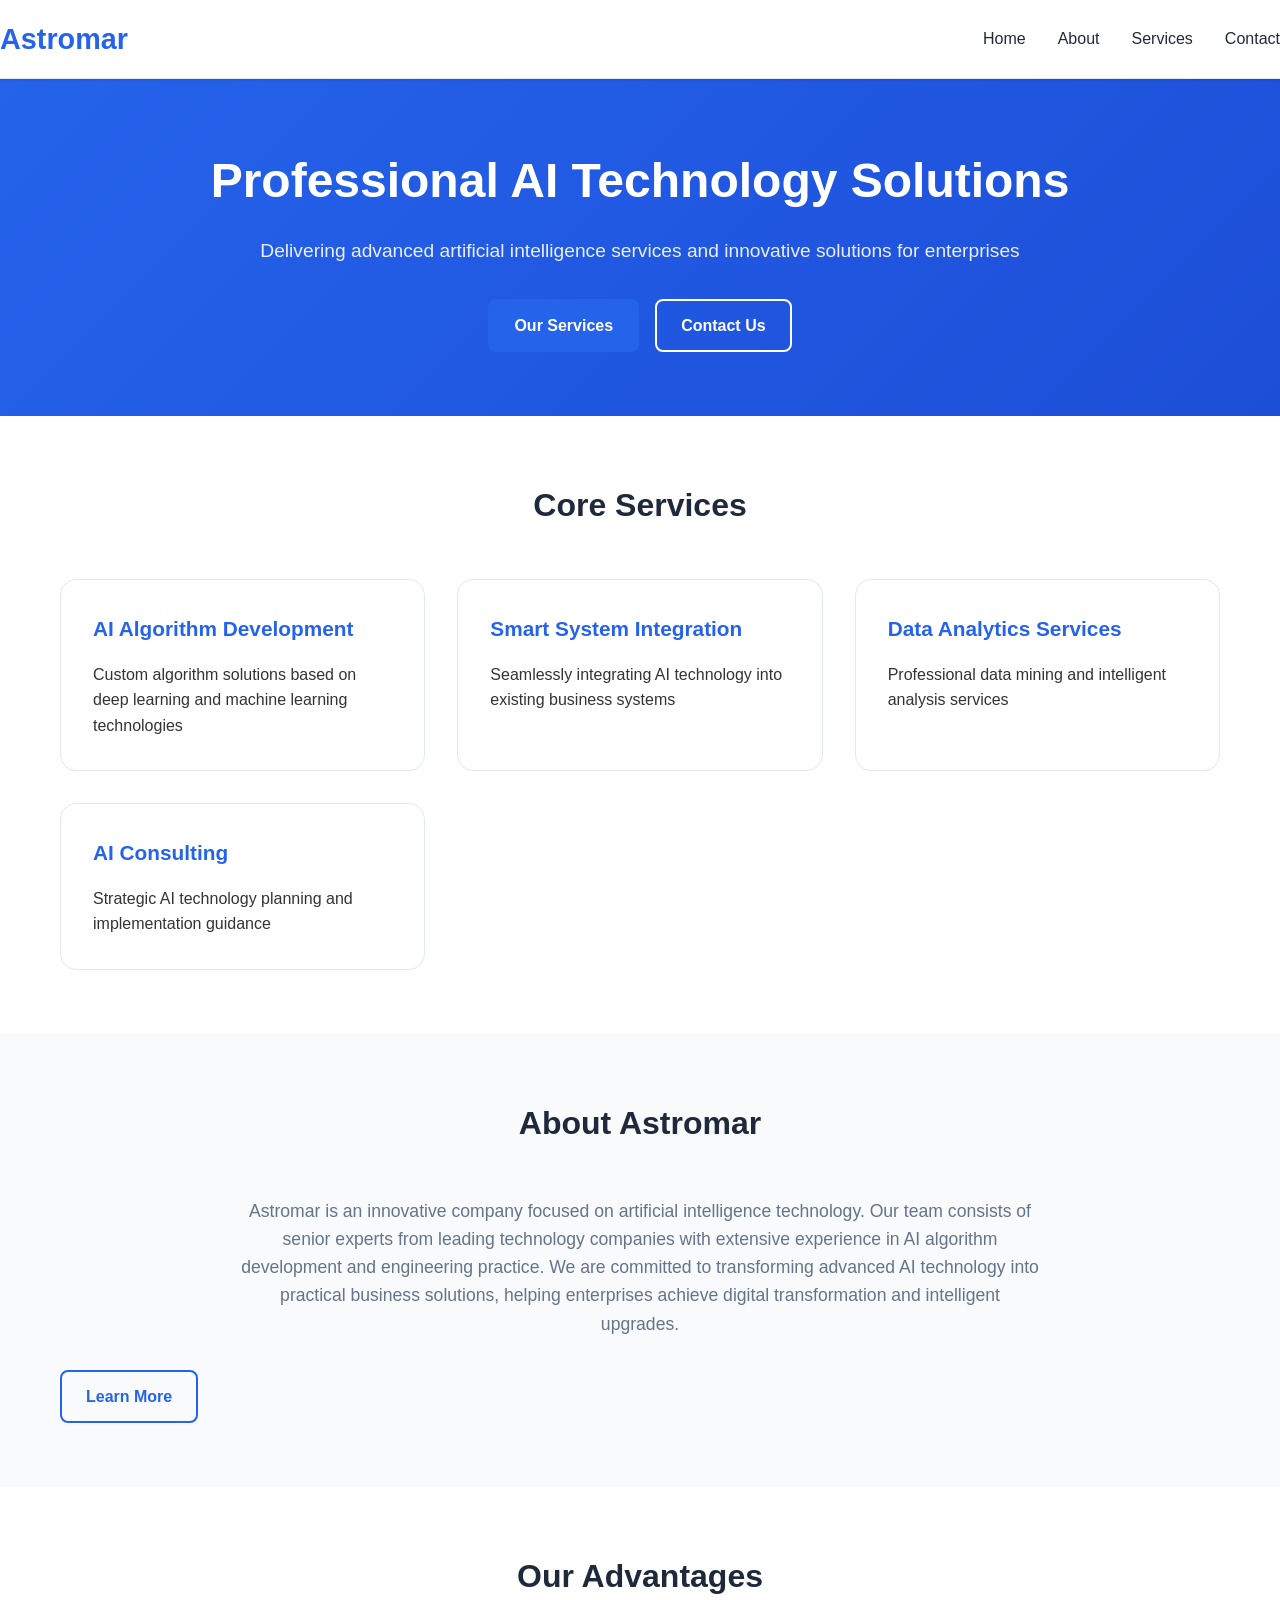
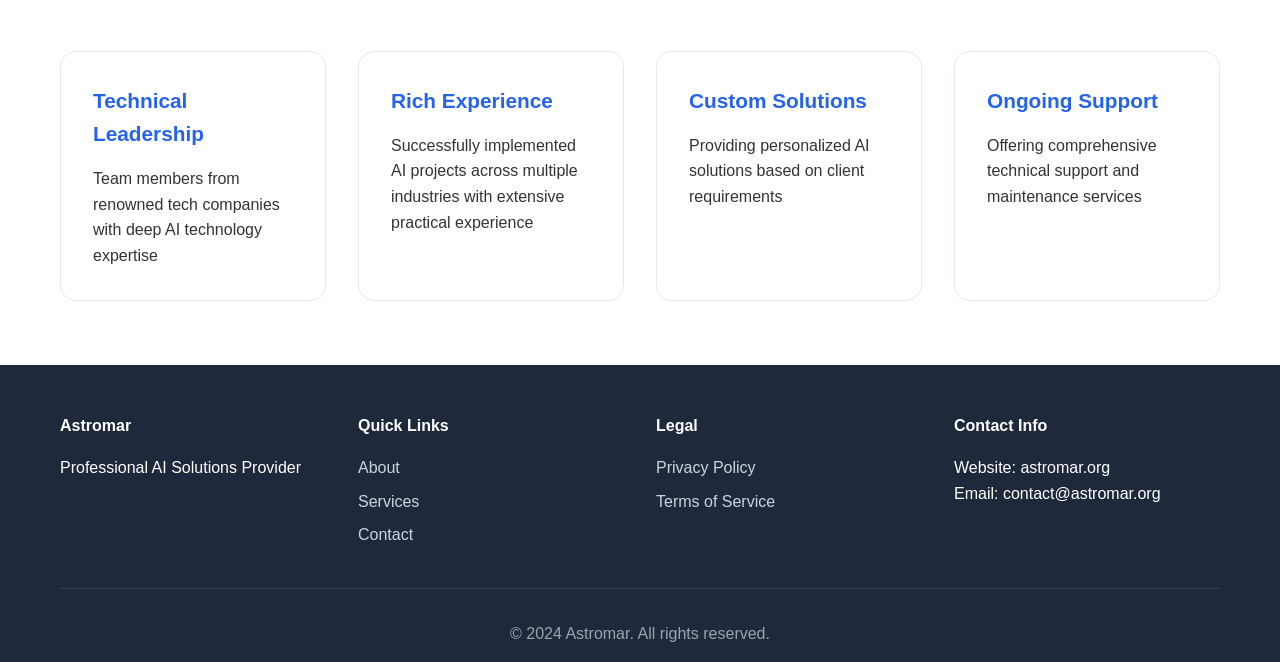
<file: index.html>
<!DOCTYPE html>
<html lang="en">
<head>
    <meta charset="UTF-8">
    <meta name="viewport" content="width=device-width, initial-scale=1.0">
    <title>Astromar - Professional AI Solutions Provider</title>
    <link rel="stylesheet" href="style.css">
</head>
<body>
    <header>
        <nav>
            <div class="nav-brand">
                <h1>Astromar</h1>
            </div>
            <ul class="nav-menu">
                <li><a href="#home">Home</a></li>
                <li><a href="about.html">About</a></li>
                <li><a href="services.html">Services</a></li>
                <li><a href="contact.html">Contact</a></li>
            </ul>
        </nav>
    </header>

    <main>
        <section id="home" class="hero">
            <div class="container">
                <h2>Professional AI Technology Solutions</h2>
                <p class="hero-subtitle">Delivering advanced artificial intelligence services and innovative solutions for enterprises</p>
                <div class="cta-buttons">
                    <a href="services.html" class="btn btn-primary">Our Services</a>
                    <a href="contact.html" class="btn btn-secondary">Contact Us</a>
                </div>
            </div>
        </section>

        <section class="services-overview">
            <div class="container">
                <h3>Core Services</h3>
                <div class="services-grid">
                    <div class="service-card">
                        <h4>AI Algorithm Development</h4>
                        <p>Custom algorithm solutions based on deep learning and machine learning technologies</p>
                    </div>
                    <div class="service-card">
                        <h4>Smart System Integration</h4>
                        <p>Seamlessly integrating AI technology into existing business systems</p>
                    </div>
                    <div class="service-card">
                        <h4>Data Analytics Services</h4>
                        <p>Professional data mining and intelligent analysis services</p>
                    </div>
                    <div class="service-card">
                        <h4>AI Consulting</h4>
                        <p>Strategic AI technology planning and implementation guidance</p>
                    </div>
                </div>
            </div>
        </section>

        <section class="about-preview">
            <div class="container">
                <h3>About Astromar</h3>
                <p>Astromar is an innovative company focused on artificial intelligence technology. Our team consists of senior experts from leading technology companies with extensive experience in AI algorithm development and engineering practice. We are committed to transforming advanced AI technology into practical business solutions, helping enterprises achieve digital transformation and intelligent upgrades.</p>
                <a href="about.html" class="btn btn-outline">Learn More</a>
            </div>
        </section>

        <section class="advantages">
            <div class="container">
                <h3>Our Advantages</h3>
                <div class="advantages-grid">
                    <div class="advantage-item">
                        <h4>Technical Leadership</h4>
                        <p>Team members from renowned tech companies with deep AI technology expertise</p>
                    </div>
                    <div class="advantage-item">
                        <h4>Rich Experience</h4>
                        <p>Successfully implemented AI projects across multiple industries with extensive practical experience</p>
                    </div>
                    <div class="advantage-item">
                        <h4>Custom Solutions</h4>
                        <p>Providing personalized AI solutions based on client requirements</p>
                    </div>
                    <div class="advantage-item">
                        <h4>Ongoing Support</h4>
                        <p>Offering comprehensive technical support and maintenance services</p>
                    </div>
                </div>
            </div>
        </section>
    </main>

    <footer>
        <div class="container">
            <div class="footer-content">
                <div class="footer-section">
                    <h4>Astromar</h4>
                    <p>Professional AI Solutions Provider</p>
                </div>
                <div class="footer-section">
                    <h4>Quick Links</h4>
                    <ul>
                        <li><a href="about.html">About</a></li>
                        <li><a href="services.html">Services</a></li>
                        <li><a href="contact.html">Contact</a></li>
                    </ul>
                </div>
                <div class="footer-section">
                    <h4>Legal</h4>
                    <ul>
                        <li><a href="privacy.html">Privacy Policy</a></li>
                        <li><a href="terms.html">Terms of Service</a></li>
                    </ul>
                </div>
                <div class="footer-section">
                    <h4>Contact Info</h4>
                    <p>Website: astromar.org</p>
                    <p>Email: contact@astromar.org</p>
                </div>
            </div>
            <div class="footer-bottom">
                <p>&copy; 2024 Astromar. All rights reserved.</p>
            </div>
        </div>
    </footer>
</body>
</html>
</file>
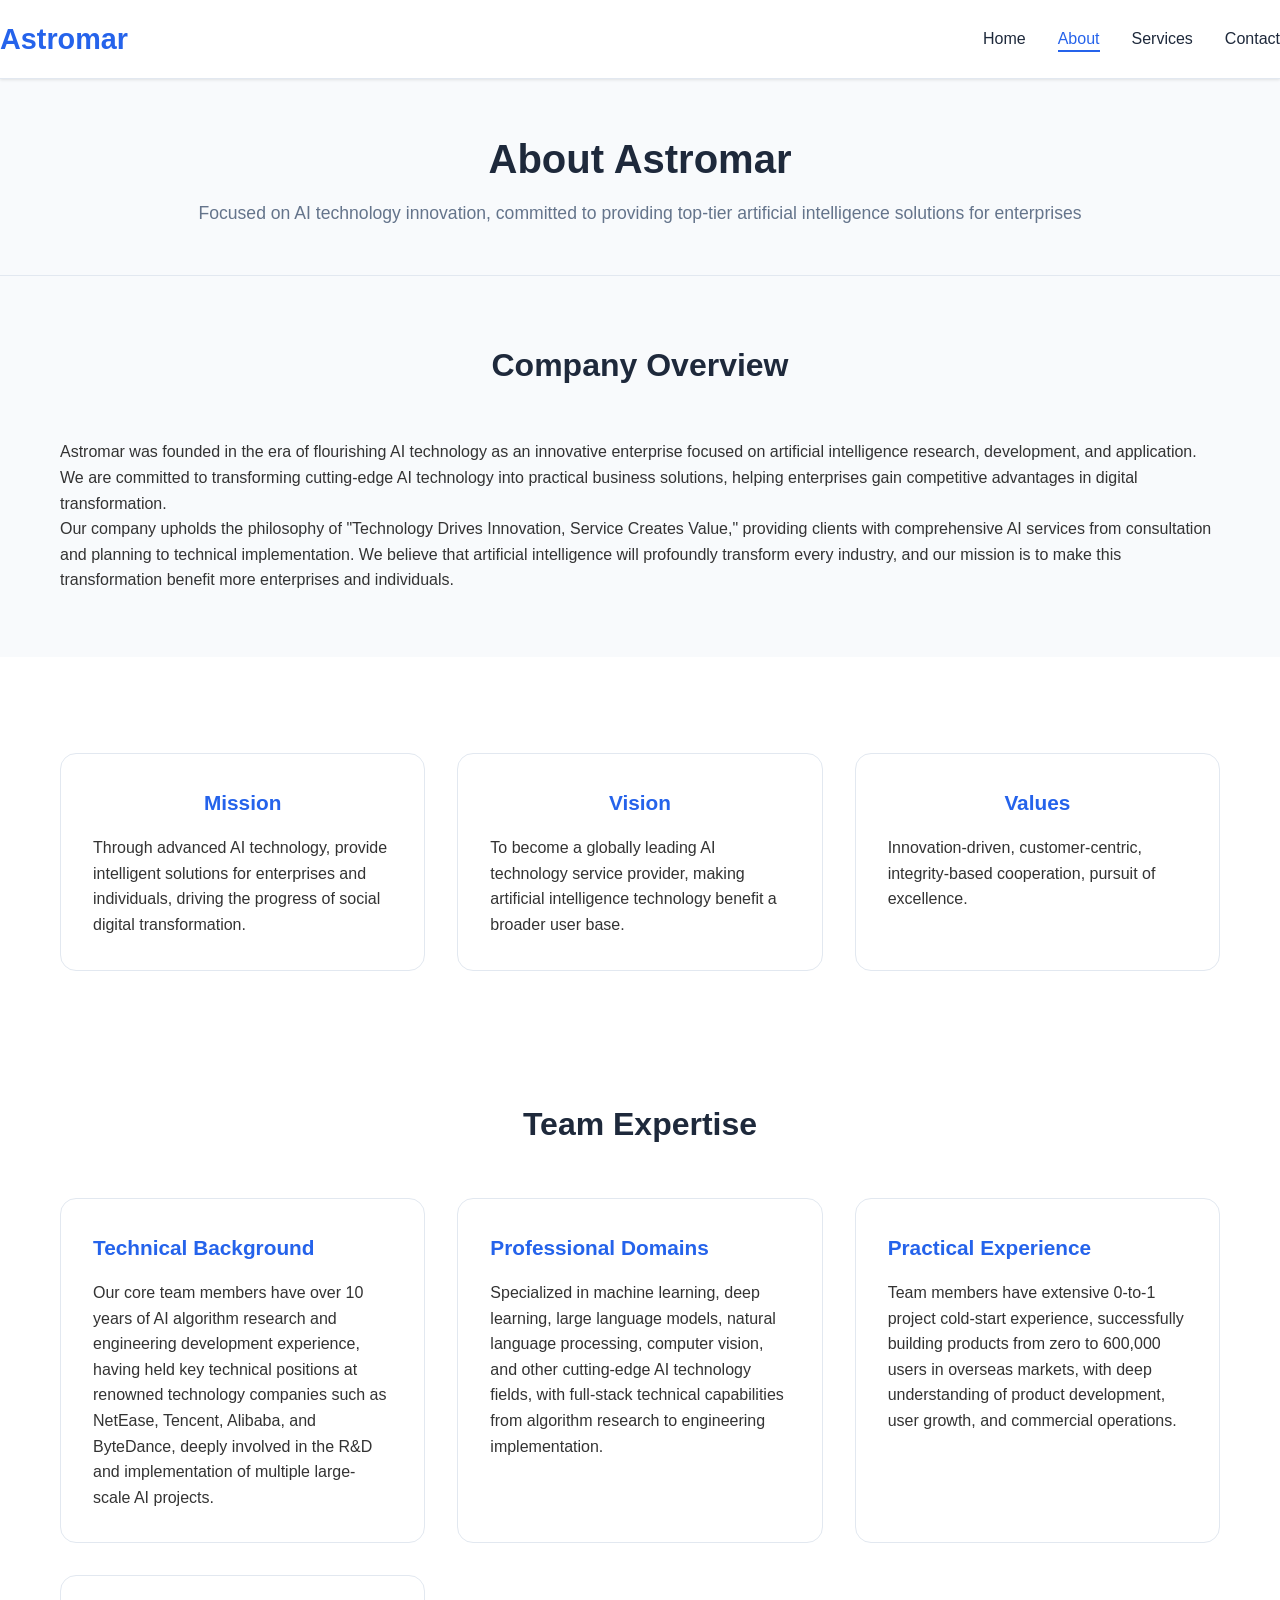
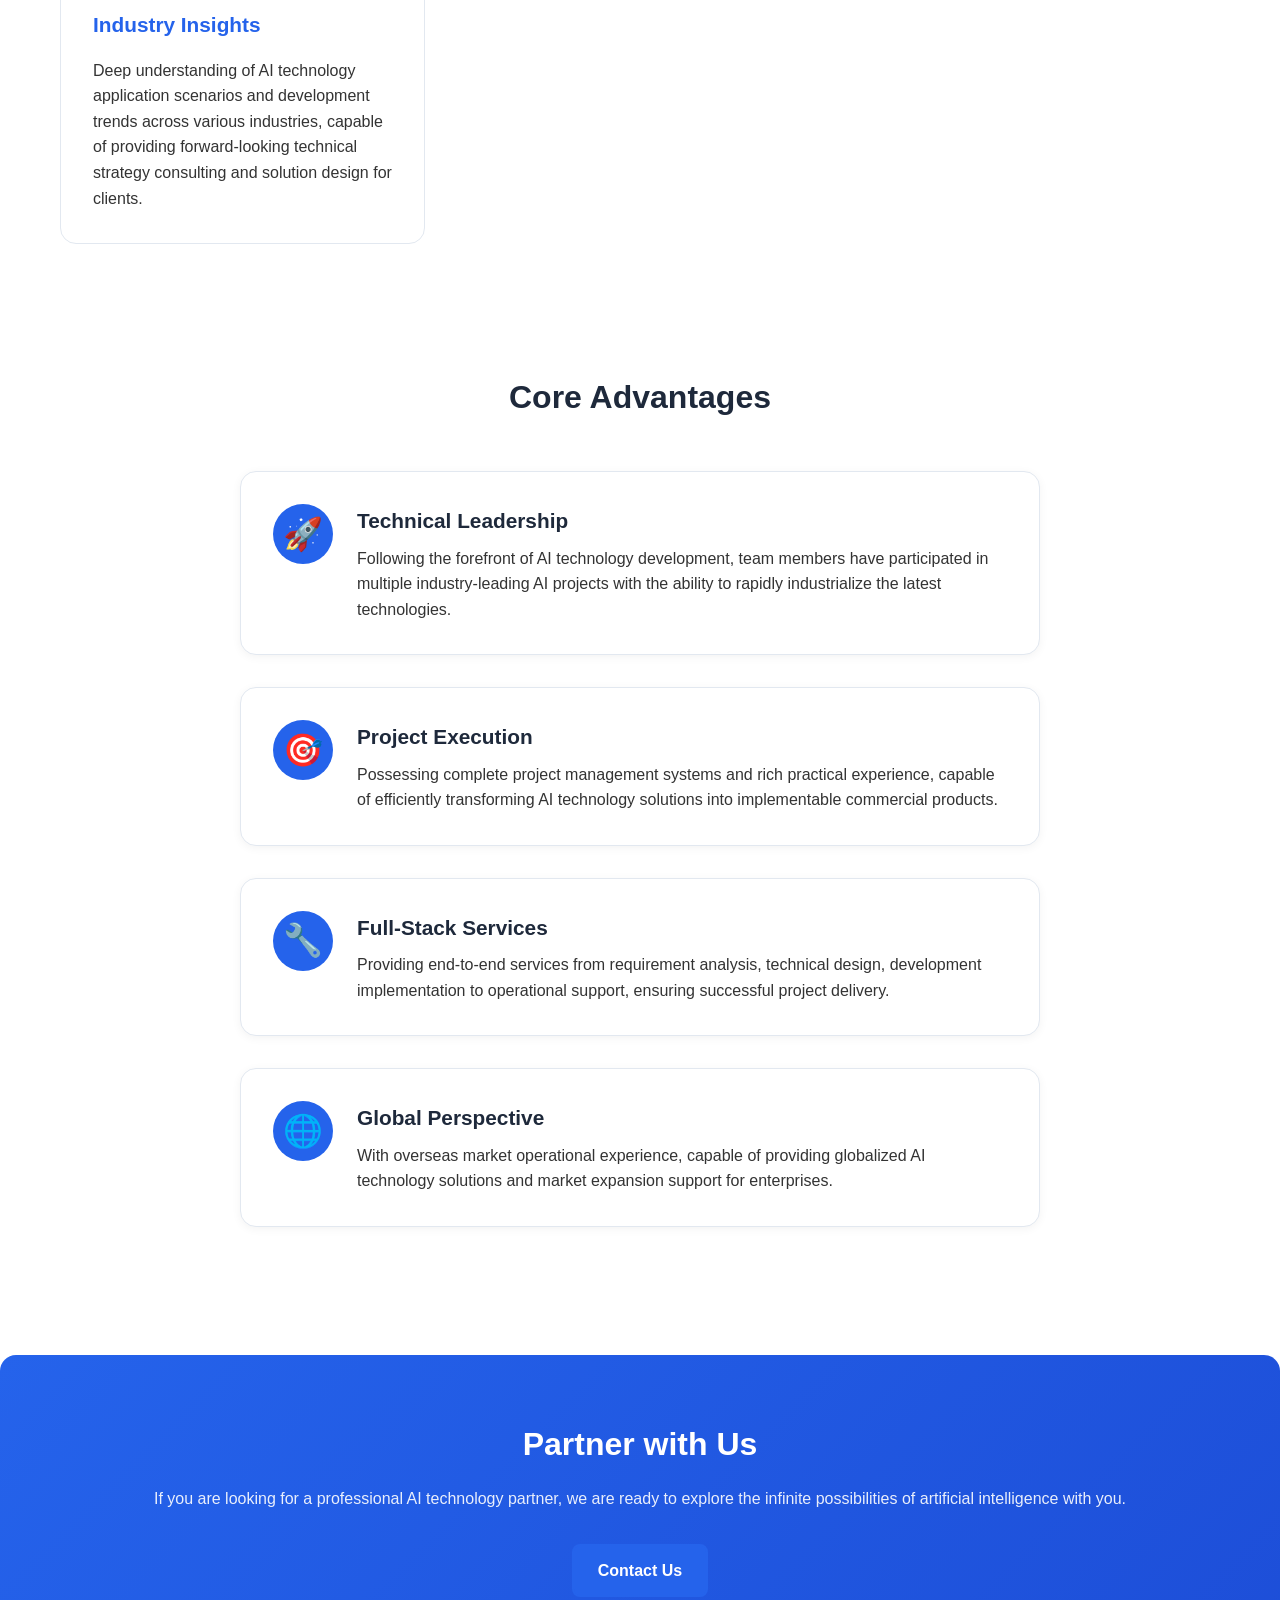
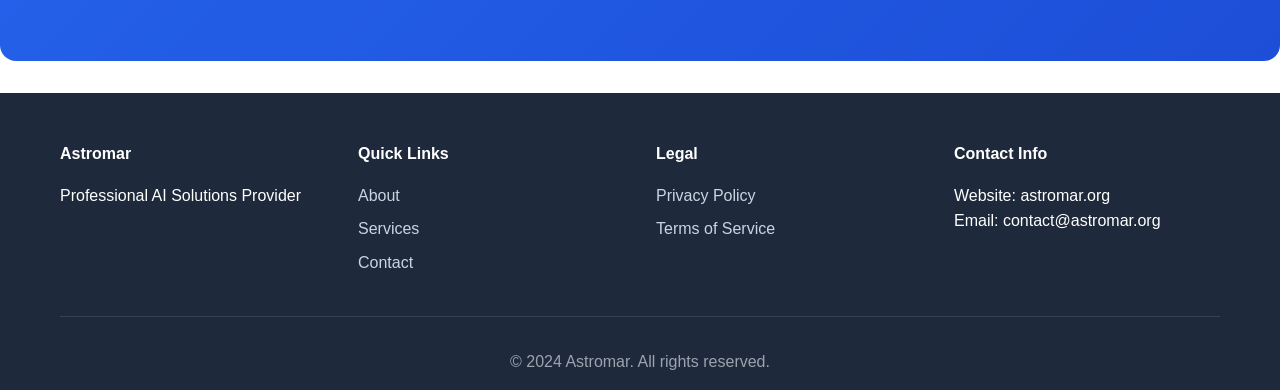
<file: about.html>
<!DOCTYPE html>
<html lang="en">
<head>
    <meta charset="UTF-8">
    <meta name="viewport" content="width=device-width, initial-scale=1.0">
    <title>About Us - Astromar</title>
    <link rel="stylesheet" href="style.css">
</head>
<body>
    <header>
        <nav>
            <div class="nav-brand">
                <h1>Astromar</h1>
            </div>
            <ul class="nav-menu">
                <li><a href="index.html">Home</a></li>
                <li><a href="about.html" class="active">About</a></li>
                <li><a href="services.html">Services</a></li>
                <li><a href="contact.html">Contact</a></li>
            </ul>
        </nav>
    </header>

    <main>
        <section class="page-hero">
            <div class="container">
                <h2>About Astromar</h2>
                <p>Focused on AI technology innovation, committed to providing top-tier artificial intelligence solutions for enterprises</p>
            </div>
        </section>

        <section class="company-overview">
            <div class="container">
                <div class="content-grid">
                    <div class="content-text">
                        <h3>Company Overview</h3>
                        <p>Astromar was founded in the era of flourishing AI technology as an innovative enterprise focused on artificial intelligence research, development, and application. We are committed to transforming cutting-edge AI technology into practical business solutions, helping enterprises gain competitive advantages in digital transformation.</p>
                        <p>Our company upholds the philosophy of "Technology Drives Innovation, Service Creates Value," providing clients with comprehensive AI services from consultation and planning to technical implementation. We believe that artificial intelligence will profoundly transform every industry, and our mission is to make this transformation benefit more enterprises and individuals.</p>
                    </div>
                </div>
            </div>
        </section>

        <section class="mission-vision">
            <div class="container">
                <div class="mission-grid">
                    <div class="mission-item">
                        <h3>Mission</h3>
                        <p>Through advanced AI technology, provide intelligent solutions for enterprises and individuals, driving the progress of social digital transformation.</p>
                    </div>
                    <div class="mission-item">
                        <h3>Vision</h3>
                        <p>To become a globally leading AI technology service provider, making artificial intelligence technology benefit a broader user base.</p>
                    </div>
                    <div class="mission-item">
                        <h3>Values</h3>
                        <p>Innovation-driven, customer-centric, integrity-based cooperation, pursuit of excellence.</p>
                    </div>
                </div>
            </div>
        </section>

        <section class="team-expertise">
            <div class="container">
                <h3>Team Expertise</h3>
                <div class="expertise-grid">
                    <div class="expertise-item">
                        <h4>Technical Background</h4>
                        <p>Our core team members have over 10 years of AI algorithm research and engineering development experience, having held key technical positions at renowned technology companies such as NetEase, Tencent, Alibaba, and ByteDance, deeply involved in the R&D and implementation of multiple large-scale AI projects.</p>
                    </div>
                    <div class="expertise-item">
                        <h4>Professional Domains</h4>
                        <p>Specialized in machine learning, deep learning, large language models, natural language processing, computer vision, and other cutting-edge AI technology fields, with full-stack technical capabilities from algorithm research to engineering implementation.</p>
                    </div>
                    <div class="expertise-item">
                        <h4>Practical Experience</h4>
                        <p>Team members have extensive 0-to-1 project cold-start experience, successfully building products from zero to 600,000 users in overseas markets, with deep understanding of product development, user growth, and commercial operations.</p>
                    </div>
                    <div class="expertise-item">
                        <h4>Industry Insights</h4>
                        <p>Deep understanding of AI technology application scenarios and development trends across various industries, capable of providing forward-looking technical strategy consulting and solution design for clients.</p>
                    </div>
                </div>
            </div>
        </section>

        <section class="company-advantages">
            <div class="container">
                <h3>Core Advantages</h3>
                <div class="advantages-list">
                    <div class="advantage-item">
                        <div class="advantage-icon">🚀</div>
                        <div class="advantage-content">
                            <h4>Technical Leadership</h4>
                            <p>Following the forefront of AI technology development, team members have participated in multiple industry-leading AI projects with the ability to rapidly industrialize the latest technologies.</p>
                        </div>
                    </div>
                    <div class="advantage-item">
                        <div class="advantage-icon">🎯</div>
                        <div class="advantage-content">
                            <h4>Project Execution</h4>
                            <p>Possessing complete project management systems and rich practical experience, capable of efficiently transforming AI technology solutions into implementable commercial products.</p>
                        </div>
                    </div>
                    <div class="advantage-item">
                        <div class="advantage-icon">🔧</div>
                        <div class="advantage-content">
                            <h4>Full-Stack Services</h4>
                            <p>Providing end-to-end services from requirement analysis, technical design, development implementation to operational support, ensuring successful project delivery.</p>
                        </div>
                    </div>
                    <div class="advantage-item">
                        <div class="advantage-icon">🌐</div>
                        <div class="advantage-content">
                            <h4>Global Perspective</h4>
                            <p>With overseas market operational experience, capable of providing globalized AI technology solutions and market expansion support for enterprises.</p>
                        </div>
                    </div>
                </div>
            </div>
        </section>

        <section class="cta-section">
            <div class="container">
                <h3>Partner with Us</h3>
                <p>If you are looking for a professional AI technology partner, we are ready to explore the infinite possibilities of artificial intelligence with you.</p>
                <a href="contact.html" class="btn btn-primary">Contact Us</a>
            </div>
        </section>
    </main>

    <footer>
        <div class="container">
            <div class="footer-content">
                <div class="footer-section">
                    <h4>Astromar</h4>
                    <p>Professional AI Solutions Provider</p>
                </div>
                <div class="footer-section">
                    <h4>Quick Links</h4>
                    <ul>
                        <li><a href="about.html">About</a></li>
                        <li><a href="services.html">Services</a></li>
                        <li><a href="contact.html">Contact</a></li>
                    </ul>
                </div>
                <div class="footer-section">
                    <h4>Legal</h4>
                    <ul>
                        <li><a href="privacy.html">Privacy Policy</a></li>
                        <li><a href="terms.html">Terms of Service</a></li>
                    </ul>
                </div>
                <div class="footer-section">
                    <h4>Contact Info</h4>
                    <p>Website: astromar.org</p>
                    <p>Email: contact@astromar.org</p>
                </div>
            </div>
            <div class="footer-bottom">
                <p>&copy; 2024 Astromar. All rights reserved.</p>
            </div>
        </div>
    </footer>
</body>
</html>
</file>
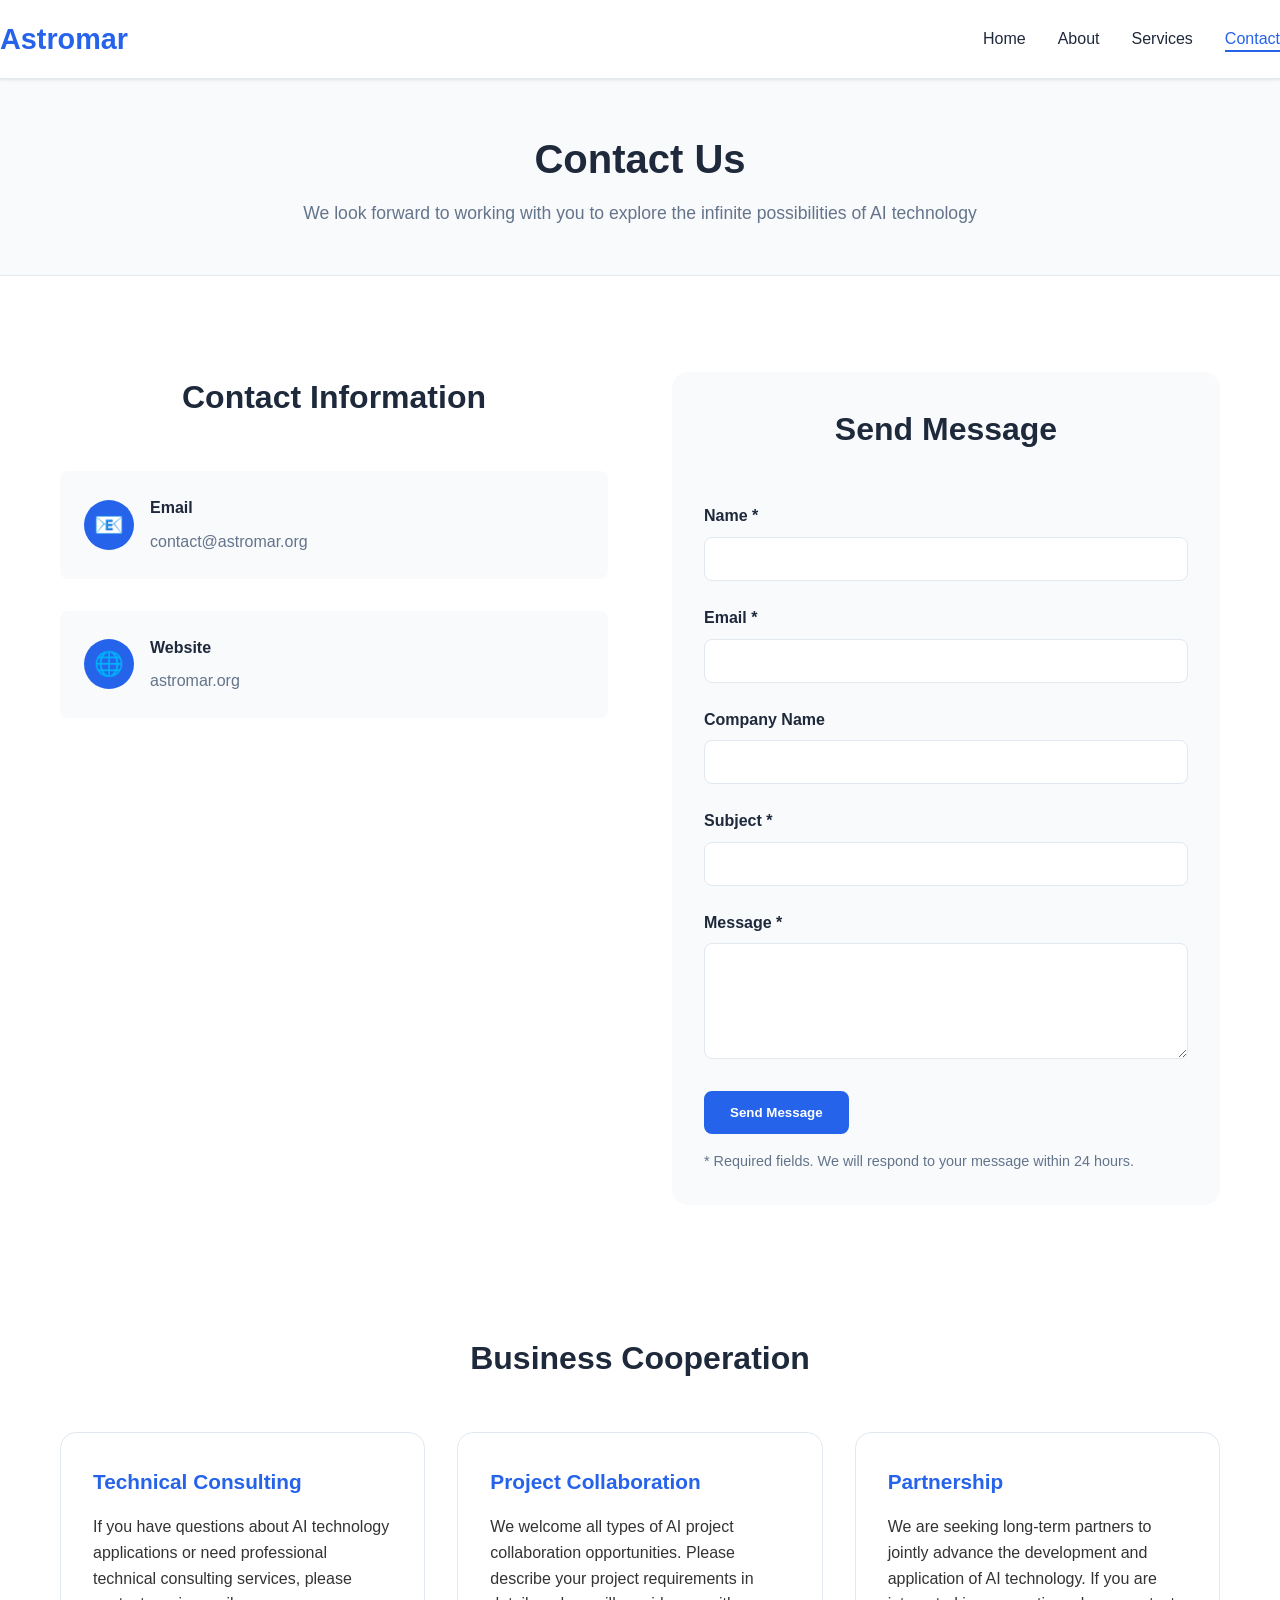
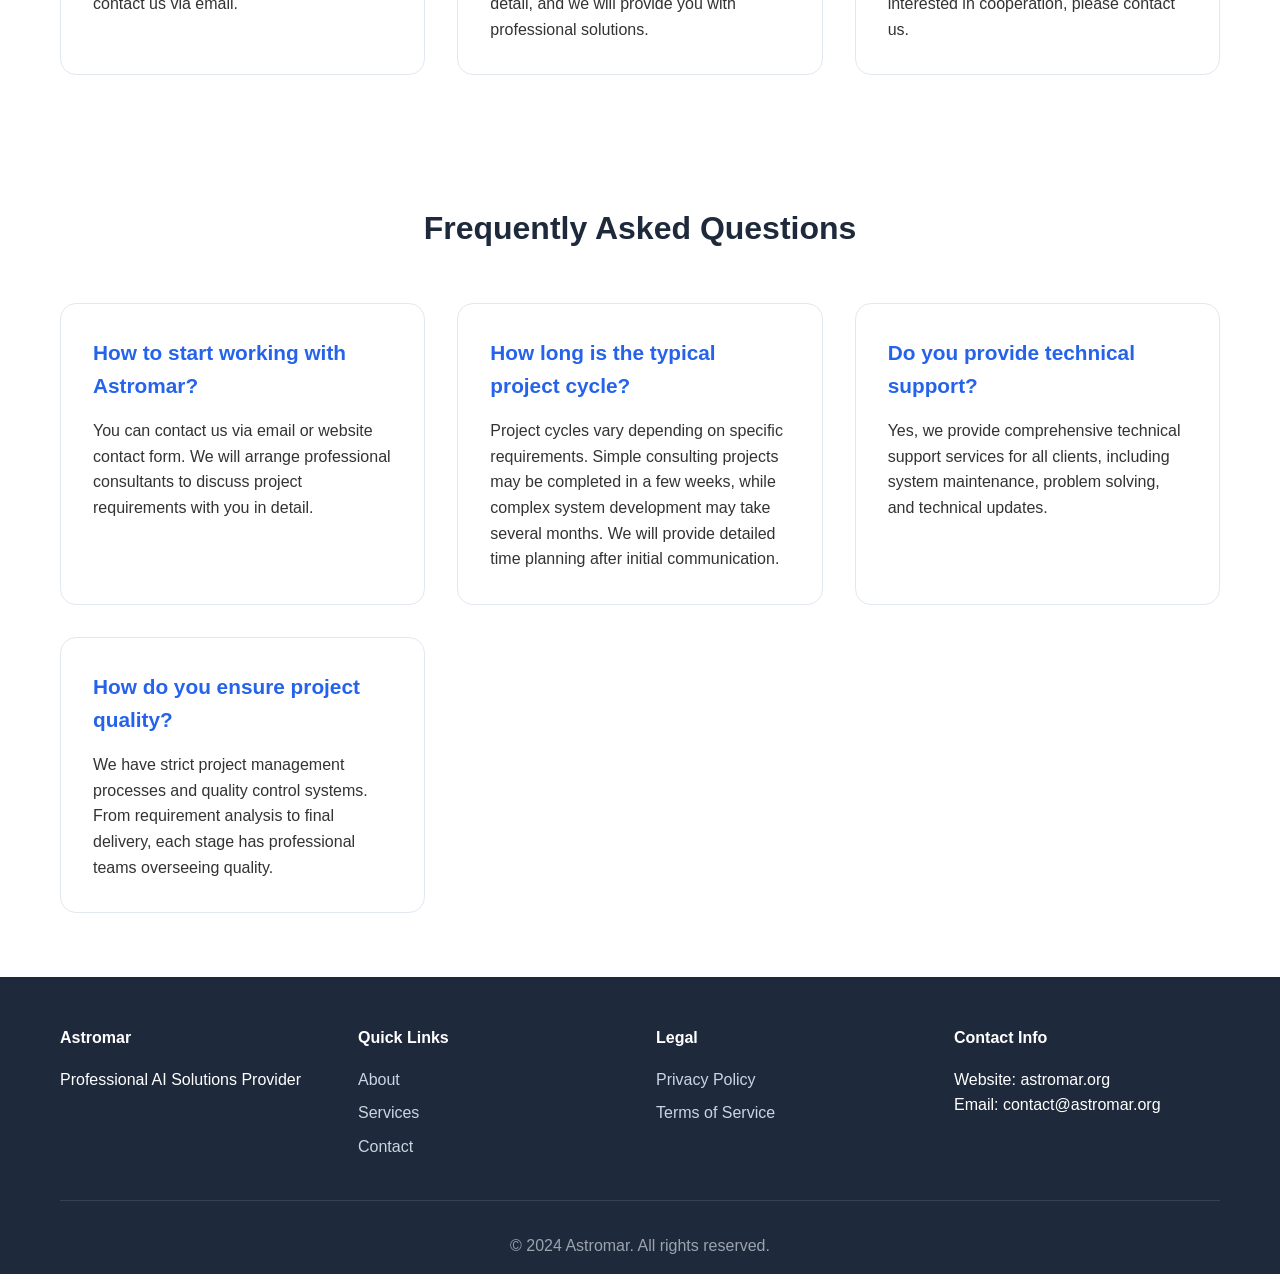
<file: contact.html>
<!DOCTYPE html>
<html lang="en">
<head>
    <meta charset="UTF-8">
    <meta name="viewport" content="width=device-width, initial-scale=1.0">
    <title>Contact Us - Astromar</title>
    <link rel="stylesheet" href="style.css">
</head>
<body>
    <header>
        <nav>
            <div class="nav-brand">
                <h1>Astromar</h1>
            </div>
            <ul class="nav-menu">
                <li><a href="index.html">Home</a></li>
                <li><a href="about.html">About</a></li>
                <li><a href="services.html">Services</a></li>
                <li><a href="contact.html" class="active">Contact</a></li>
            </ul>
        </nav>
    </header>

    <main>
        <section class="page-hero">
            <div class="container">
                <h2>Contact Us</h2>
                <p>We look forward to working with you to explore the infinite possibilities of AI technology</p>
            </div>
        </section>

        <section class="contact-main">
            <div class="container">
                <div class="contact-grid">
                    <div class="contact-info">
                        <h3>Contact Information</h3>
                        <div class="contact-item">
                            <div class="contact-icon">📧</div>
                            <div class="contact-details">
                                <h4>Email</h4>
                                <p>contact@astromar.org</p>
                            </div>
                        </div>
                        <div class="contact-item">
                            <div class="contact-icon">🌐</div>
                            <div class="contact-details">
                                <h4>Website</h4>
                                <p>astromar.org</p>
                            </div>
                        </div>
                    </div>

                    <div class="contact-form">
                        <h3>Send Message</h3>
                        <form id="contact-form">
                            <div class="form-group">
                                <label for="name">Name *</label>
                                <input type="text" id="name" name="name" required>
                            </div>
                            <div class="form-group">
                                <label for="email">Email *</label>
                                <input type="email" id="email" name="email" required>
                            </div>
                            <div class="form-group">
                                <label for="company">Company Name</label>
                                <input type="text" id="company" name="company">
                            </div>
                            <div class="form-group">
                                <label for="subject">Subject *</label>
                                <input type="text" id="subject" name="subject" required>
                            </div>
                            <div class="form-group">
                                <label for="message">Message *</label>
                                <textarea id="message" name="message" rows="5" required></textarea>
                            </div>
                            <button type="submit" class="btn btn-primary">Send Message</button>
                        </form>
                        <p class="form-note">* Required fields. We will respond to your message within 24 hours.</p>
                    </div>
                </div>
            </div>
        </section>

        <section class="business-info">
            <div class="container">
                <h3>Business Cooperation</h3>
                <div class="business-grid">
                    <div class="business-item">
                        <h4>Technical Consulting</h4>
                        <p>If you have questions about AI technology applications or need professional technical consulting services, please contact us via email.</p>
                    </div>
                    <div class="business-item">
                        <h4>Project Collaboration</h4>
                        <p>We welcome all types of AI project collaboration opportunities. Please describe your project requirements in detail, and we will provide you with professional solutions.</p>
                    </div>
                    <div class="business-item">
                        <h4>Partnership</h4>
                        <p>We are seeking long-term partners to jointly advance the development and application of AI technology. If you are interested in cooperation, please contact us.</p>
                    </div>
                </div>
            </div>
        </section>

        <section class="faq-section">
            <div class="container">
                <h3>Frequently Asked Questions</h3>
                <div class="faq-grid">
                    <div class="faq-item">
                        <h4>How to start working with Astromar?</h4>
                        <p>You can contact us via email or website contact form. We will arrange professional consultants to discuss project requirements with you in detail.</p>
                    </div>
                    <div class="faq-item">
                        <h4>How long is the typical project cycle?</h4>
                        <p>Project cycles vary depending on specific requirements. Simple consulting projects may be completed in a few weeks, while complex system development may take several months. We will provide detailed time planning after initial communication.</p>
                    </div>
                    <div class="faq-item">
                        <h4>Do you provide technical support?</h4>
                        <p>Yes, we provide comprehensive technical support services for all clients, including system maintenance, problem solving, and technical updates.</p>
                    </div>
                    <div class="faq-item">
                        <h4>How do you ensure project quality?</h4>
                        <p>We have strict project management processes and quality control systems. From requirement analysis to final delivery, each stage has professional teams overseeing quality.</p>
                    </div>
                </div>
            </div>
        </section>
    </main>

    <footer>
        <div class="container">
            <div class="footer-content">
                <div class="footer-section">
                    <h4>Astromar</h4>
                    <p>Professional AI Solutions Provider</p>
                </div>
                <div class="footer-section">
                    <h4>Quick Links</h4>
                    <ul>
                        <li><a href="about.html">About</a></li>
                        <li><a href="services.html">Services</a></li>
                        <li><a href="contact.html">Contact</a></li>
                    </ul>
                </div>
                <div class="footer-section">
                    <h4>Legal</h4>
                    <ul>
                        <li><a href="privacy.html">Privacy Policy</a></li>
                        <li><a href="terms.html">Terms of Service</a></li>
                    </ul>
                </div>
                <div class="footer-section">
                    <h4>Contact Info</h4>
                    <p>Website: astromar.org</p>
                    <p>Email: contact@astromar.org</p>
                </div>
            </div>
            <div class="footer-bottom">
                <p>&copy; 2024 Astromar. All rights reserved.</p>
            </div>
        </div>
    </footer>

    <script>
        // Simple form submission handling
        document.getElementById('contact-form').addEventListener('submit', function(e) {
            e.preventDefault();
            alert('Thank you for your message! We will contact you soon.');
            this.reset();
        });
    </script>
</body>
</html>
</file>
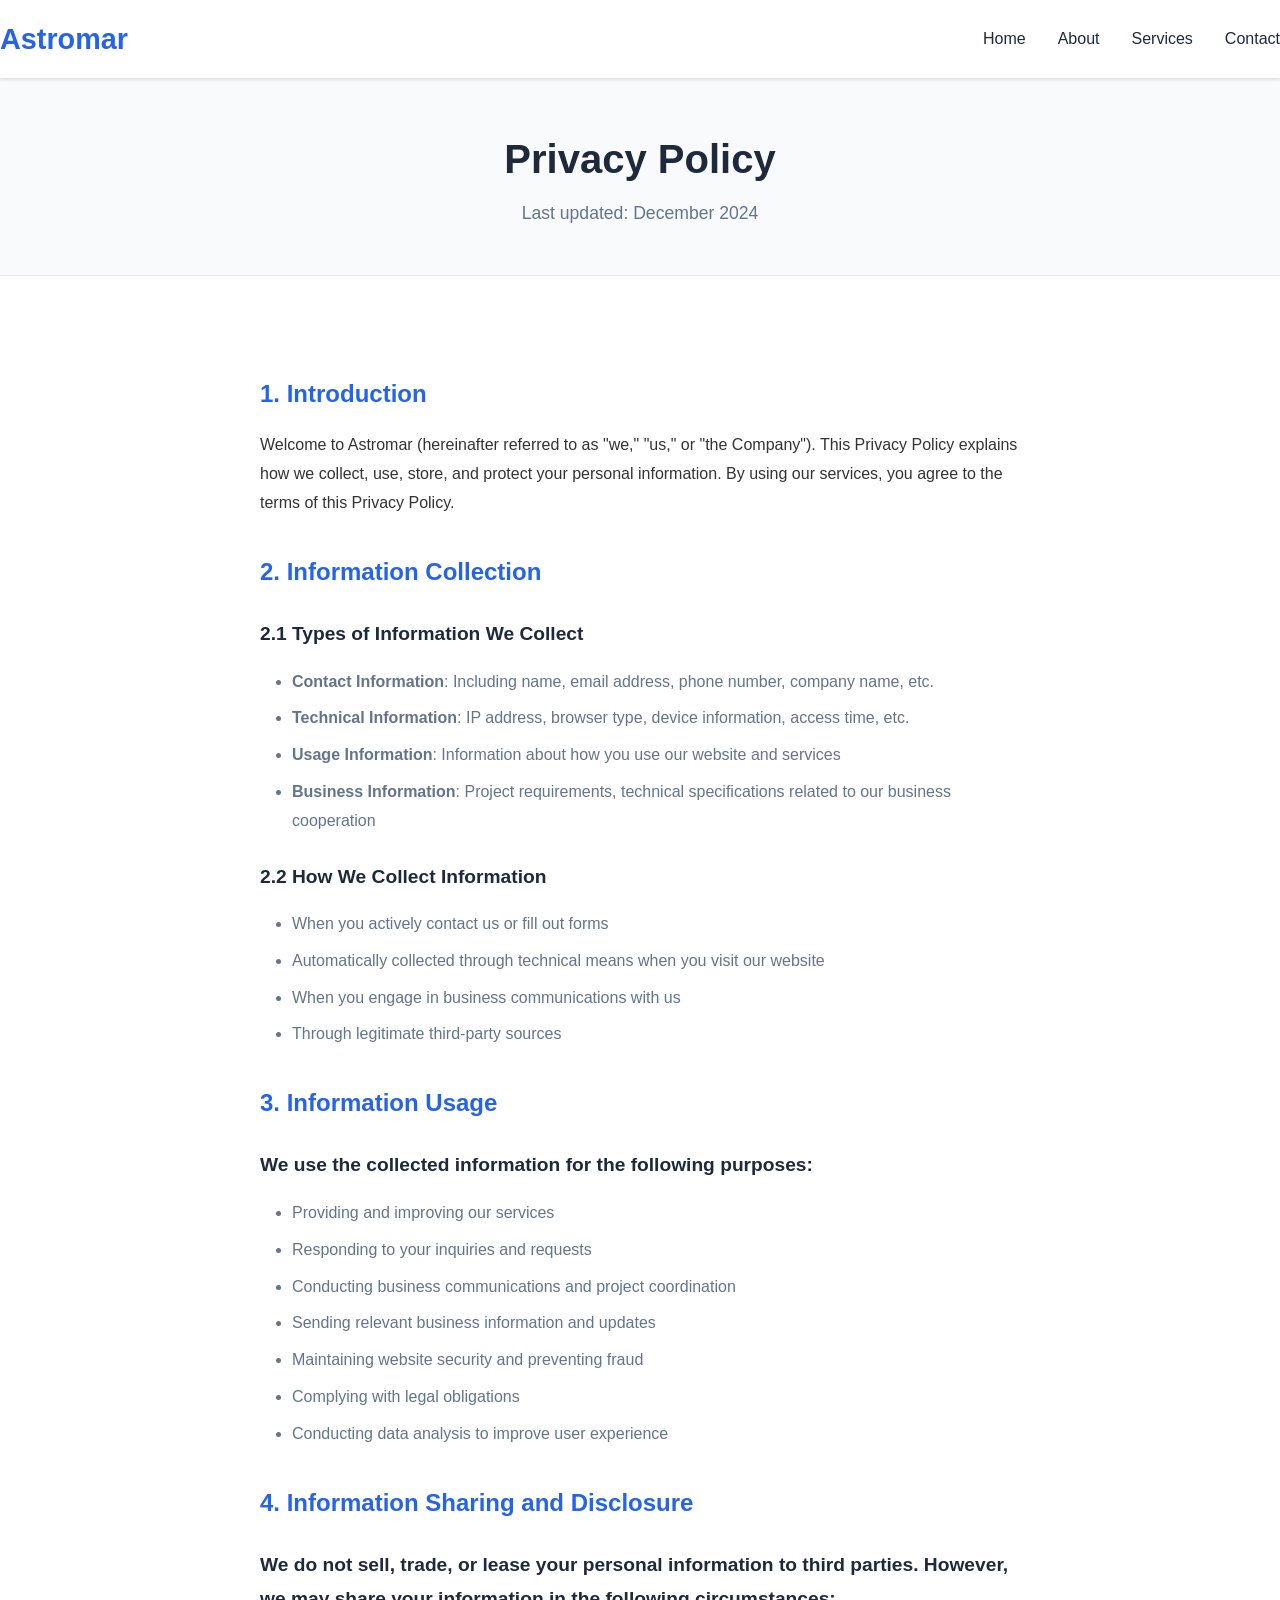
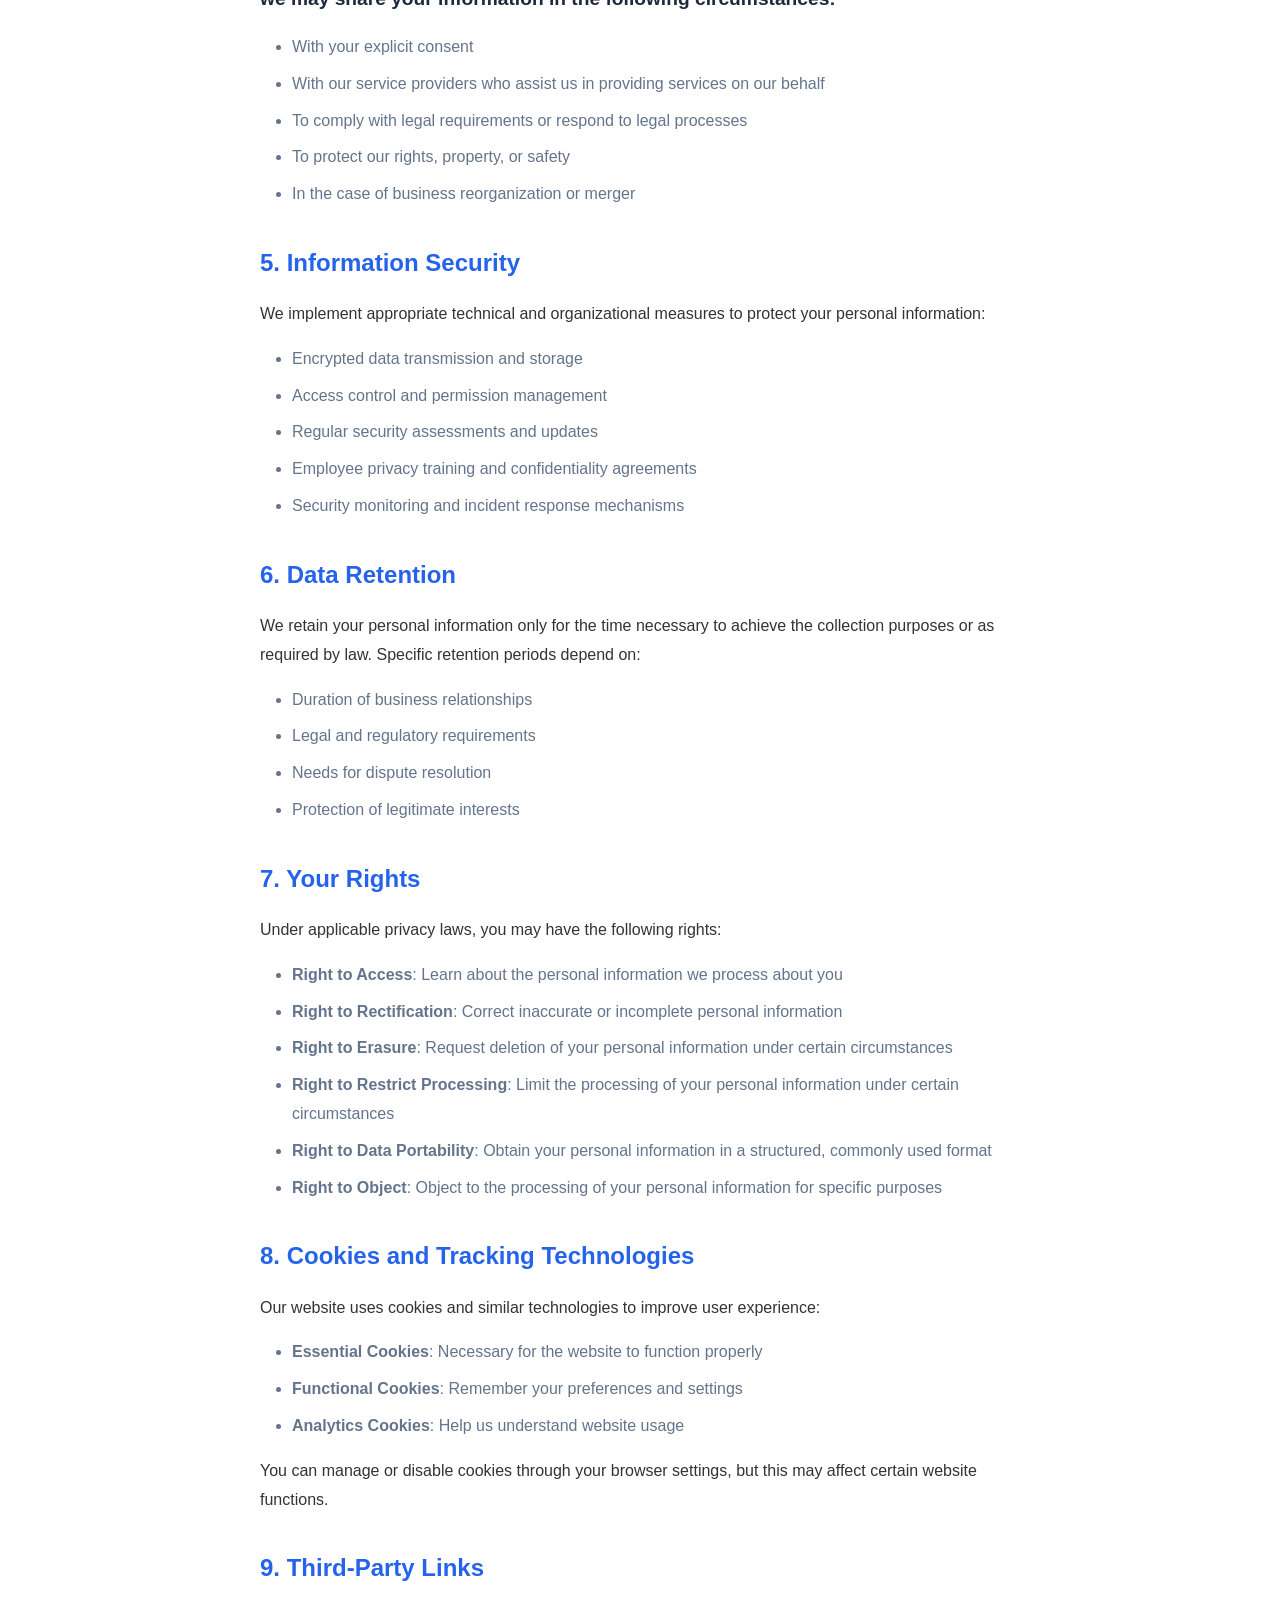
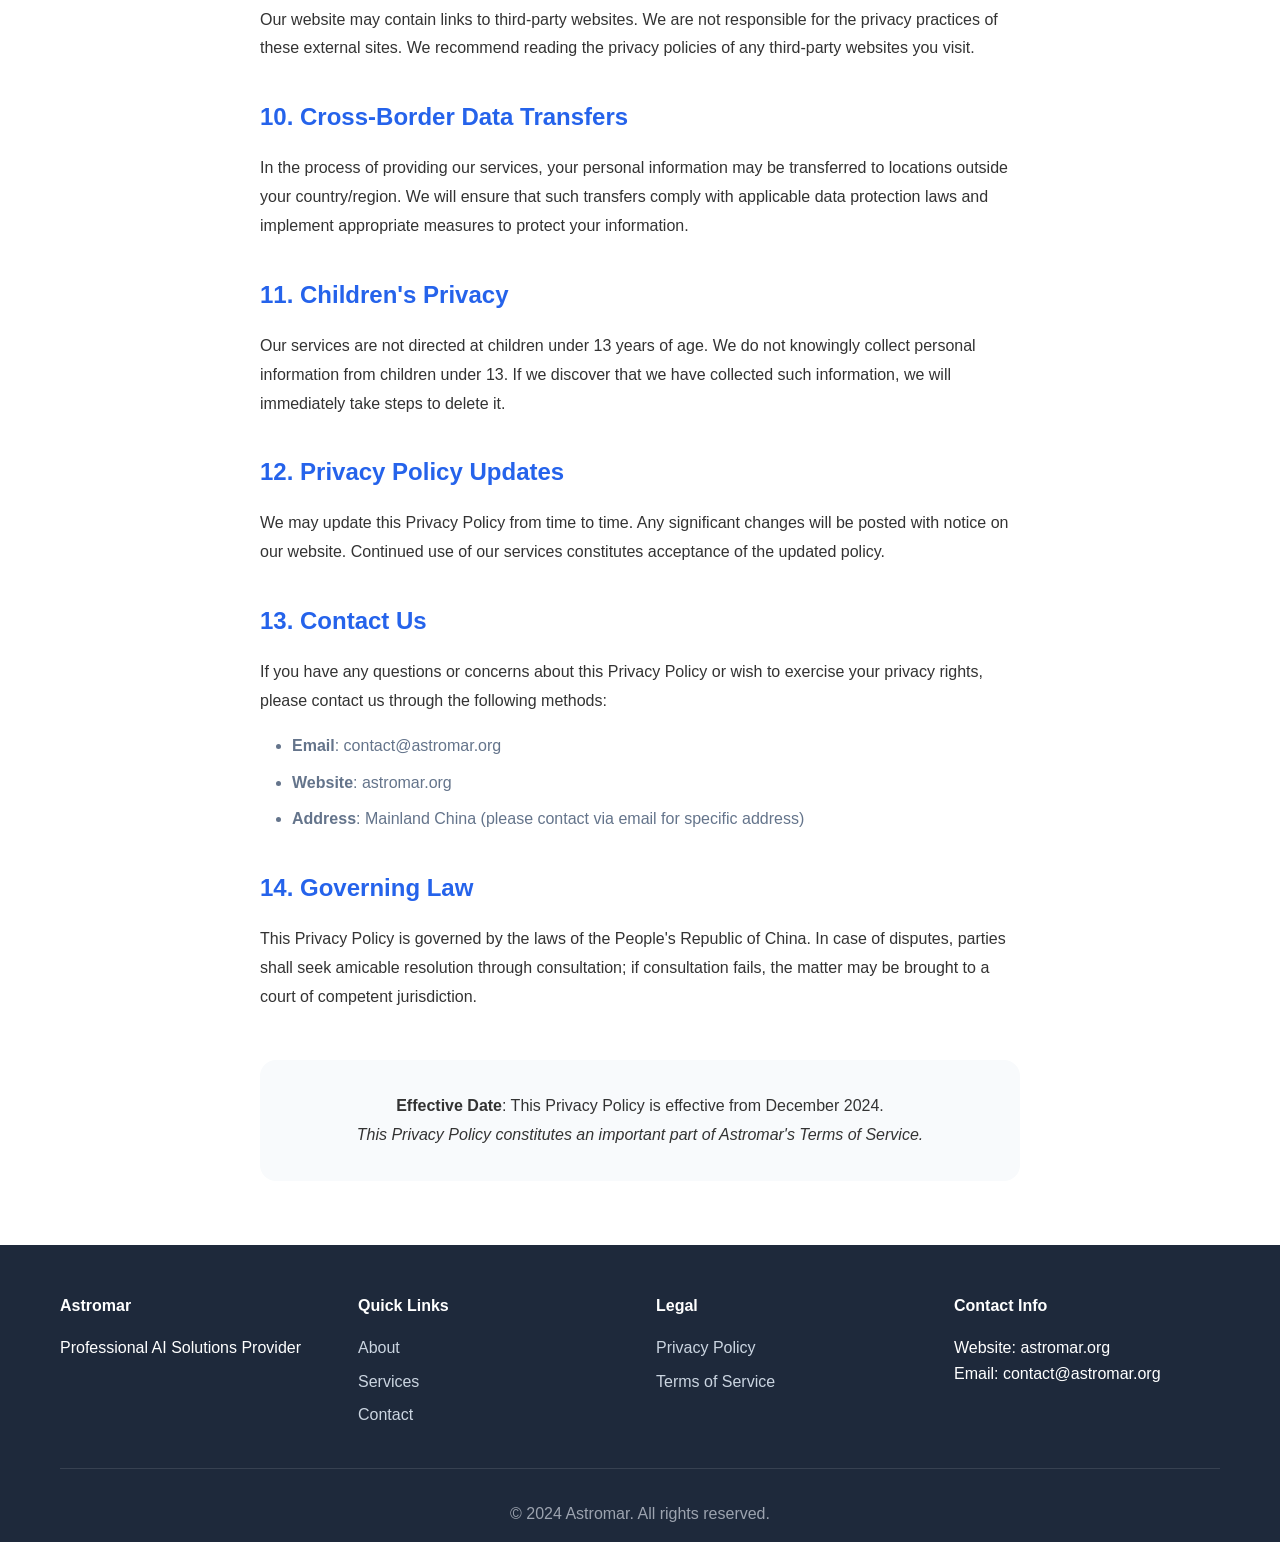
<file: privacy.html>
<!DOCTYPE html>
<html lang="en">
<head>
    <meta charset="UTF-8">
    <meta name="viewport" content="width=device-width, initial-scale=1.0">
    <title>Privacy Policy - Astromar</title>
    <link rel="stylesheet" href="style.css">
</head>
<body>
    <header>
        <nav>
            <div class="nav-brand">
                <h1>Astromar</h1>
            </div>
            <ul class="nav-menu">
                <li><a href="index.html">Home</a></li>
                <li><a href="about.html">About</a></li>
                <li><a href="services.html">Services</a></li>
                <li><a href="contact.html">Contact</a></li>
            </ul>
        </nav>
    </header>

    <main>
        <section class="page-hero">
            <div class="container">
                <h2>Privacy Policy</h2>
                <p>Last updated: December 2024</p>
            </div>
        </section>

        <section class="privacy-content">
            <div class="container">
                <div class="privacy-text">
                    <h3>1. Introduction</h3>
                    <p>Welcome to Astromar (hereinafter referred to as "we," "us," or "the Company"). This Privacy Policy explains how we collect, use, store, and protect your personal information. By using our services, you agree to the terms of this Privacy Policy.</p>

                    <h3>2. Information Collection</h3>
                    <h4>2.1 Types of Information We Collect</h4>
                    <ul>
                        <li><strong>Contact Information</strong>: Including name, email address, phone number, company name, etc.</li>
                        <li><strong>Technical Information</strong>: IP address, browser type, device information, access time, etc.</li>
                        <li><strong>Usage Information</strong>: Information about how you use our website and services</li>
                        <li><strong>Business Information</strong>: Project requirements, technical specifications related to our business cooperation</li>
                    </ul>

                    <h4>2.2 How We Collect Information</h4>
                    <ul>
                        <li>When you actively contact us or fill out forms</li>
                        <li>Automatically collected through technical means when you visit our website</li>
                        <li>When you engage in business communications with us</li>
                        <li>Through legitimate third-party sources</li>
                    </ul>

                    <h3>3. Information Usage</h3>
                    <h4>We use the collected information for the following purposes:</h4>
                    <ul>
                        <li>Providing and improving our services</li>
                        <li>Responding to your inquiries and requests</li>
                        <li>Conducting business communications and project coordination</li>
                        <li>Sending relevant business information and updates</li>
                        <li>Maintaining website security and preventing fraud</li>
                        <li>Complying with legal obligations</li>
                        <li>Conducting data analysis to improve user experience</li>
                    </ul>

                    <h3>4. Information Sharing and Disclosure</h3>
                    <h4>We do not sell, trade, or lease your personal information to third parties. However, we may share your information in the following circumstances:</h4>
                    <ul>
                        <li>With your explicit consent</li>
                        <li>With our service providers who assist us in providing services on our behalf</li>
                        <li>To comply with legal requirements or respond to legal processes</li>
                        <li>To protect our rights, property, or safety</li>
                        <li>In the case of business reorganization or merger</li>
                    </ul>

                    <h3>5. Information Security</h3>
                    <p>We implement appropriate technical and organizational measures to protect your personal information:</p>
                    <ul>
                        <li>Encrypted data transmission and storage</li>
                        <li>Access control and permission management</li>
                        <li>Regular security assessments and updates</li>
                        <li>Employee privacy training and confidentiality agreements</li>
                        <li>Security monitoring and incident response mechanisms</li>
                    </ul>

                    <h3>6. Data Retention</h3>
                    <p>We retain your personal information only for the time necessary to achieve the collection purposes or as required by law. Specific retention periods depend on:</p>
                    <ul>
                        <li>Duration of business relationships</li>
                        <li>Legal and regulatory requirements</li>
                        <li>Needs for dispute resolution</li>
                        <li>Protection of legitimate interests</li>
                    </ul>

                    <h3>7. Your Rights</h3>
                    <p>Under applicable privacy laws, you may have the following rights:</p>
                    <ul>
                        <li><strong>Right to Access</strong>: Learn about the personal information we process about you</li>
                        <li><strong>Right to Rectification</strong>: Correct inaccurate or incomplete personal information</li>
                        <li><strong>Right to Erasure</strong>: Request deletion of your personal information under certain circumstances</li>
                        <li><strong>Right to Restrict Processing</strong>: Limit the processing of your personal information under certain circumstances</li>
                        <li><strong>Right to Data Portability</strong>: Obtain your personal information in a structured, commonly used format</li>
                        <li><strong>Right to Object</strong>: Object to the processing of your personal information for specific purposes</li>
                    </ul>

                    <h3>8. Cookies and Tracking Technologies</h3>
                    <p>Our website uses cookies and similar technologies to improve user experience:</p>
                    <ul>
                        <li><strong>Essential Cookies</strong>: Necessary for the website to function properly</li>
                        <li><strong>Functional Cookies</strong>: Remember your preferences and settings</li>
                        <li><strong>Analytics Cookies</strong>: Help us understand website usage</li>
                    </ul>
                    <p>You can manage or disable cookies through your browser settings, but this may affect certain website functions.</p>

                    <h3>9. Third-Party Links</h3>
                    <p>Our website may contain links to third-party websites. We are not responsible for the privacy practices of these external sites. We recommend reading the privacy policies of any third-party websites you visit.</p>

                    <h3>10. Cross-Border Data Transfers</h3>
                    <p>In the process of providing our services, your personal information may be transferred to locations outside your country/region. We will ensure that such transfers comply with applicable data protection laws and implement appropriate measures to protect your information.</p>

                    <h3>11. Children's Privacy</h3>
                    <p>Our services are not directed at children under 13 years of age. We do not knowingly collect personal information from children under 13. If we discover that we have collected such information, we will immediately take steps to delete it.</p>

                    <h3>12. Privacy Policy Updates</h3>
                    <p>We may update this Privacy Policy from time to time. Any significant changes will be posted with notice on our website. Continued use of our services constitutes acceptance of the updated policy.</p>

                    <h3>13. Contact Us</h3>
                    <p>If you have any questions or concerns about this Privacy Policy or wish to exercise your privacy rights, please contact us through the following methods:</p>
                    <ul>
                        <li><strong>Email</strong>: contact@astromar.org</li>
                        <li><strong>Website</strong>: astromar.org</li>
                        <li><strong>Address</strong>: Mainland China (please contact via email for specific address)</li>
                    </ul>

                    <h3>14. Governing Law</h3>
                    <p>This Privacy Policy is governed by the laws of the People's Republic of China. In case of disputes, parties shall seek amicable resolution through consultation; if consultation fails, the matter may be brought to a court of competent jurisdiction.</p>

                    <div class="policy-footer">
                        <p><strong>Effective Date</strong>: This Privacy Policy is effective from December 2024.</p>
                        <p><em>This Privacy Policy constitutes an important part of Astromar's Terms of Service.</em></p>
                    </div>
                </div>
            </div>
        </section>
    </main>

    <footer>
        <div class="container">
            <div class="footer-content">
                <div class="footer-section">
                    <h4>Astromar</h4>
                    <p>Professional AI Solutions Provider</p>
                </div>
                <div class="footer-section">
                    <h4>Quick Links</h4>
                    <ul>
                        <li><a href="about.html">About</a></li>
                        <li><a href="services.html">Services</a></li>
                        <li><a href="contact.html">Contact</a></li>
                    </ul>
                </div>
                <div class="footer-section">
                    <h4>Legal</h4>
                    <ul>
                        <li><a href="privacy.html">Privacy Policy</a></li>
                        <li><a href="terms.html">Terms of Service</a></li>
                    </ul>
                </div>
                <div class="footer-section">
                    <h4>Contact Info</h4>
                    <p>Website: astromar.org</p>
                    <p>Email: contact@astromar.org</p>
                </div>
            </div>
            <div class="footer-bottom">
                <p>&copy; 2024 Astromar. All rights reserved.</p>
            </div>
        </div>
    </footer>
</body>
</html>
</file>
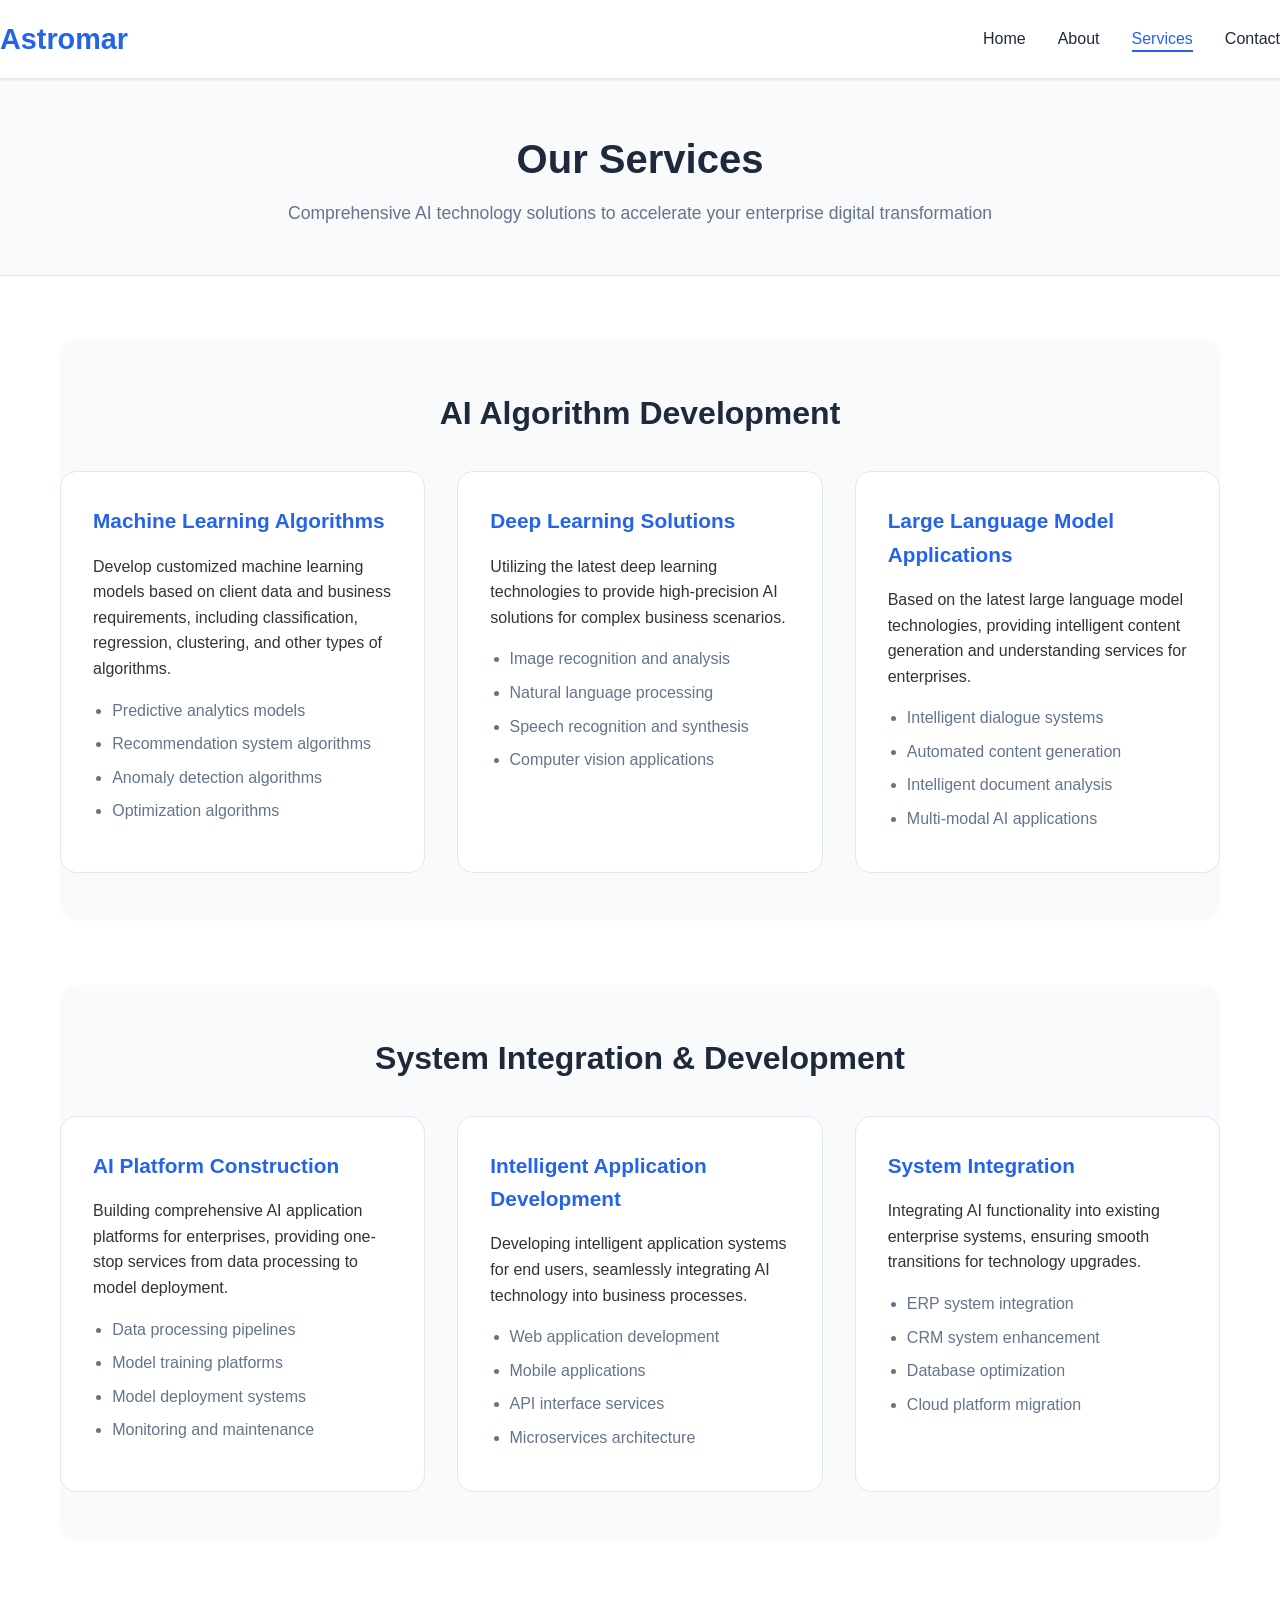
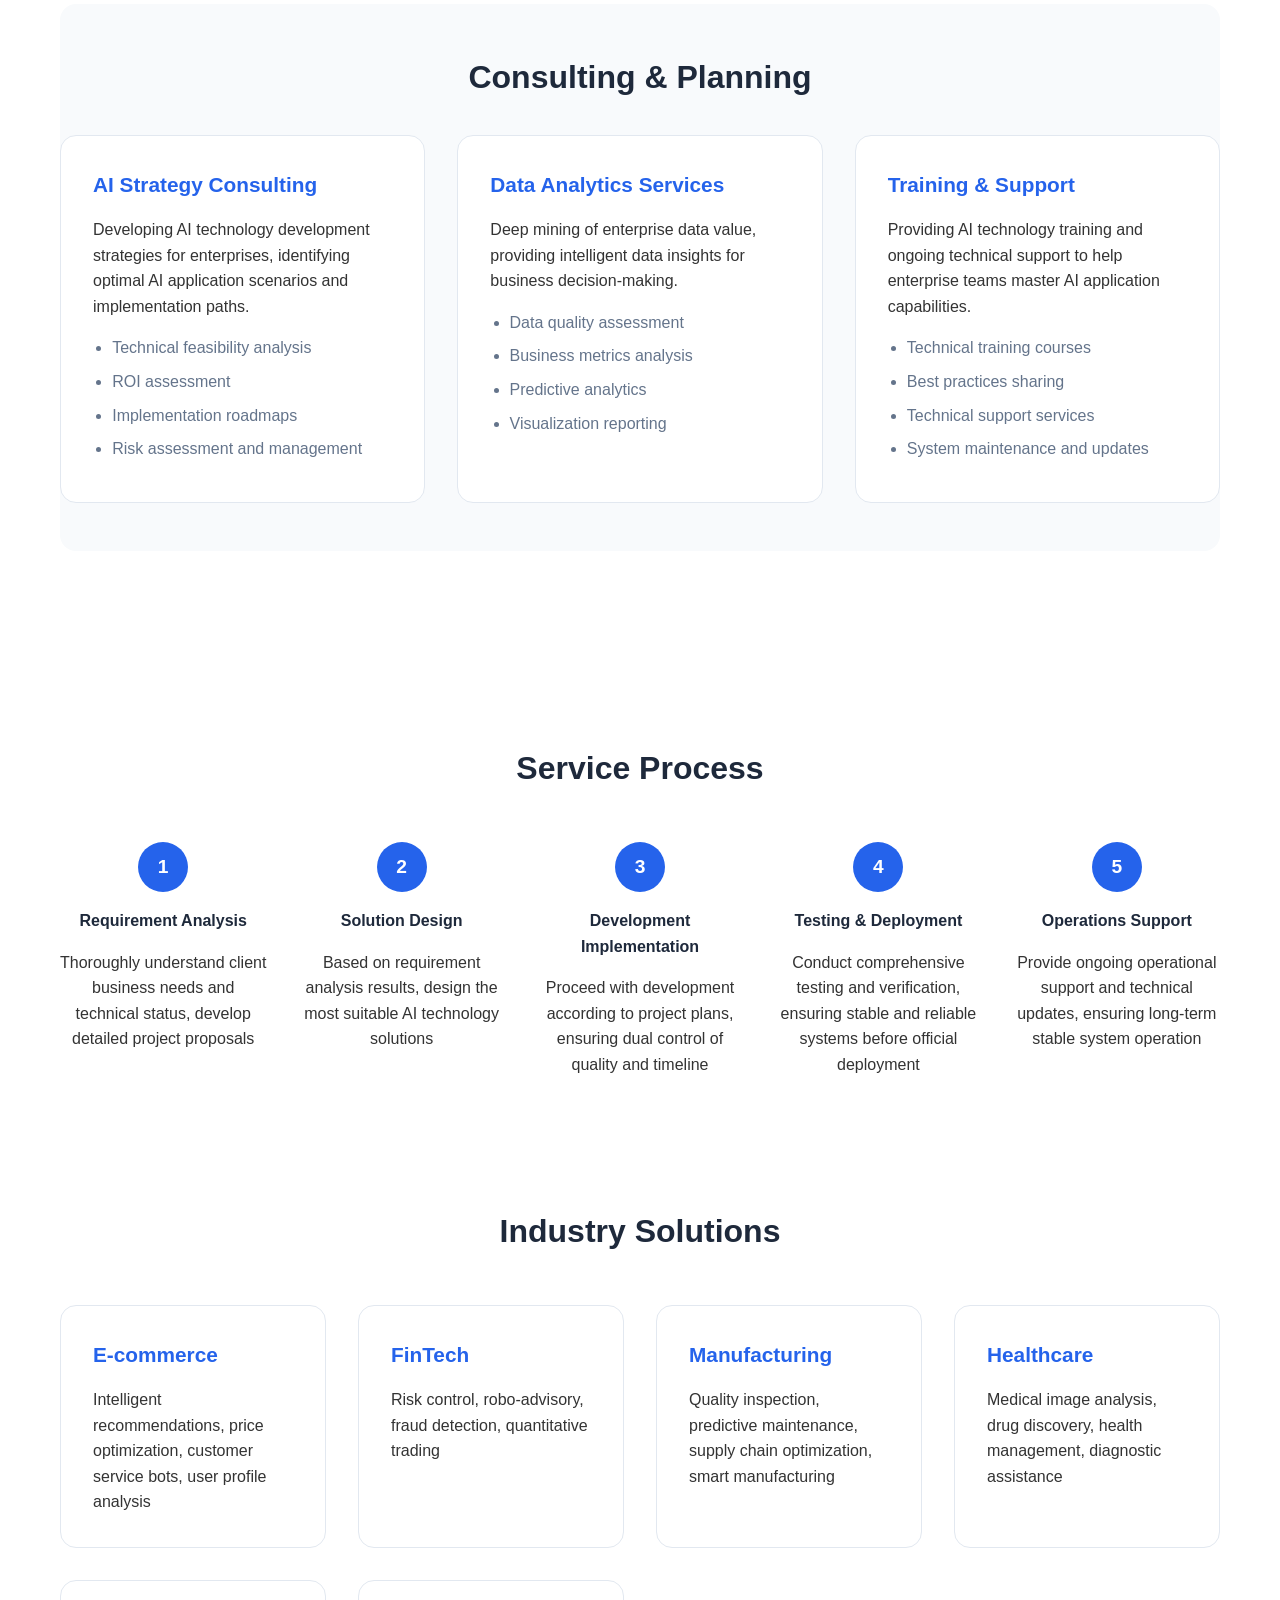
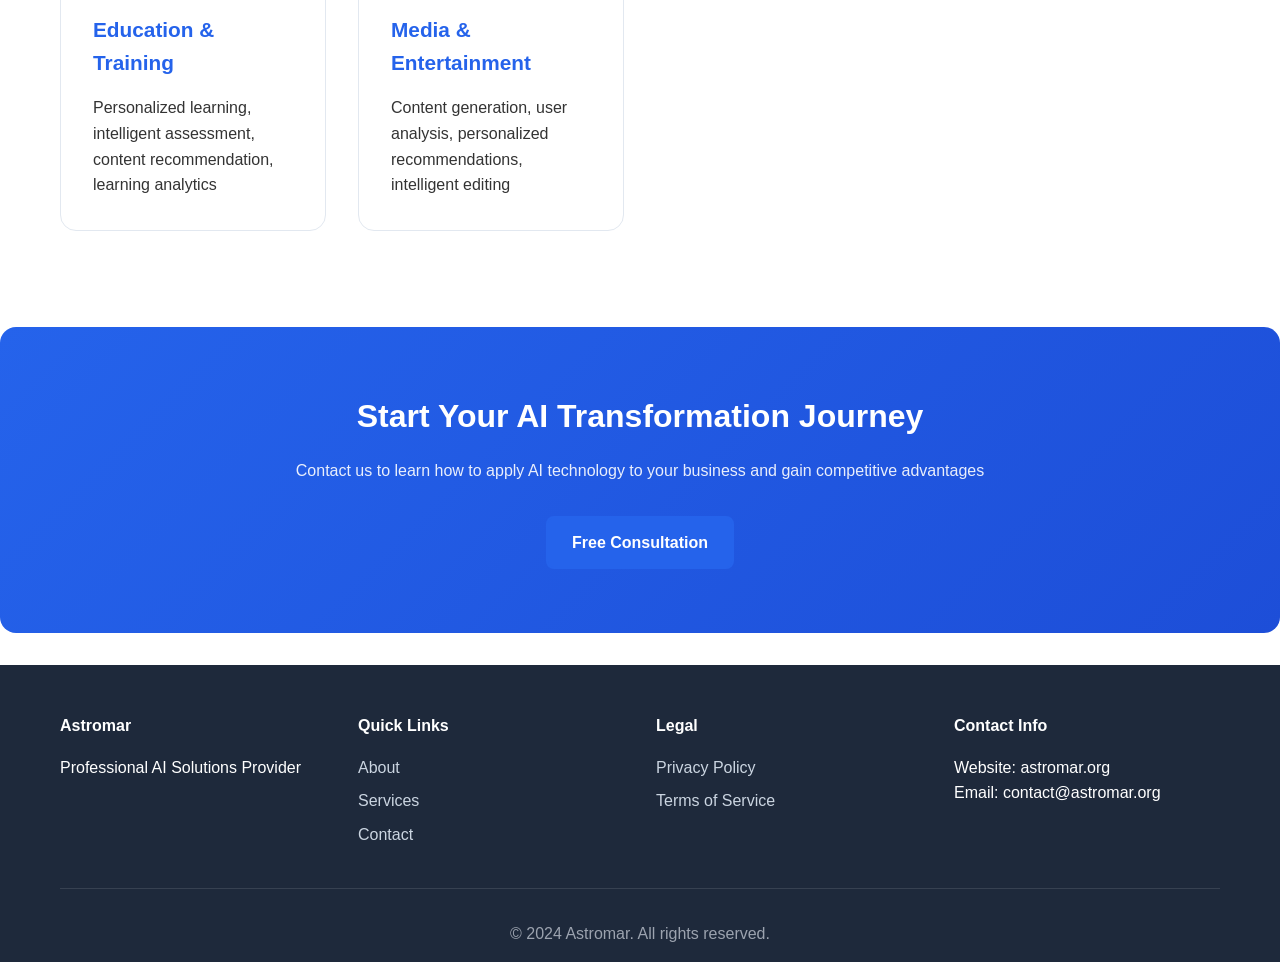
<file: services.html>
<!DOCTYPE html>
<html lang="en">
<head>
    <meta charset="UTF-8">
    <meta name="viewport" content="width=device-width, initial-scale=1.0">
    <title>Services - Astromar</title>
    <link rel="stylesheet" href="style.css">
</head>
<body>
    <header>
        <nav>
            <div class="nav-brand">
                <h1>Astromar</h1>
            </div>
            <ul class="nav-menu">
                <li><a href="index.html">Home</a></li>
                <li><a href="about.html">About</a></li>
                <li><a href="services.html" class="active">Services</a></li>
                <li><a href="contact.html">Contact</a></li>
            </ul>
        </nav>
    </header>

    <main>
        <section class="page-hero">
            <div class="container">
                <h2>Our Services</h2>
                <p>Comprehensive AI technology solutions to accelerate your enterprise digital transformation</p>
            </div>
        </section>

        <section class="services-detailed">
            <div class="container">
                <div class="service-category">
                    <h3>AI Algorithm Development</h3>
                    <div class="service-grid">
                        <div class="service-item">
                            <h4>Machine Learning Algorithms</h4>
                            <p>Develop customized machine learning models based on client data and business requirements, including classification, regression, clustering, and other types of algorithms.</p>
                            <ul>
                                <li>Predictive analytics models</li>
                                <li>Recommendation system algorithms</li>
                                <li>Anomaly detection algorithms</li>
                                <li>Optimization algorithms</li>
                            </ul>
                        </div>
                        <div class="service-item">
                            <h4>Deep Learning Solutions</h4>
                            <p>Utilizing the latest deep learning technologies to provide high-precision AI solutions for complex business scenarios.</p>
                            <ul>
                                <li>Image recognition and analysis</li>
                                <li>Natural language processing</li>
                                <li>Speech recognition and synthesis</li>
                                <li>Computer vision applications</li>
                            </ul>
                        </div>
                        <div class="service-item">
                            <h4>Large Language Model Applications</h4>
                            <p>Based on the latest large language model technologies, providing intelligent content generation and understanding services for enterprises.</p>
                            <ul>
                                <li>Intelligent dialogue systems</li>
                                <li>Automated content generation</li>
                                <li>Intelligent document analysis</li>
                                <li>Multi-modal AI applications</li>
                            </ul>
                        </div>
                    </div>
                </div>

                <div class="service-category">
                    <h3>System Integration & Development</h3>
                    <div class="service-grid">
                        <div class="service-item">
                            <h4>AI Platform Construction</h4>
                            <p>Building comprehensive AI application platforms for enterprises, providing one-stop services from data processing to model deployment.</p>
                            <ul>
                                <li>Data processing pipelines</li>
                                <li>Model training platforms</li>
                                <li>Model deployment systems</li>
                                <li>Monitoring and maintenance</li>
                            </ul>
                        </div>
                        <div class="service-item">
                            <h4>Intelligent Application Development</h4>
                            <p>Developing intelligent application systems for end users, seamlessly integrating AI technology into business processes.</p>
                            <ul>
                                <li>Web application development</li>
                                <li>Mobile applications</li>
                                <li>API interface services</li>
                                <li>Microservices architecture</li>
                            </ul>
                        </div>
                        <div class="service-item">
                            <h4>System Integration</h4>
                            <p>Integrating AI functionality into existing enterprise systems, ensuring smooth transitions for technology upgrades.</p>
                            <ul>
                                <li>ERP system integration</li>
                                <li>CRM system enhancement</li>
                                <li>Database optimization</li>
                                <li>Cloud platform migration</li>
                            </ul>
                        </div>
                    </div>
                </div>

                <div class="service-category">
                    <h3>Consulting & Planning</h3>
                    <div class="service-grid">
                        <div class="service-item">
                            <h4>AI Strategy Consulting</h4>
                            <p>Developing AI technology development strategies for enterprises, identifying optimal AI application scenarios and implementation paths.</p>
                            <ul>
                                <li>Technical feasibility analysis</li>
                                <li>ROI assessment</li>
                                <li>Implementation roadmaps</li>
                                <li>Risk assessment and management</li>
                            </ul>
                        </div>
                        <div class="service-item">
                            <h4>Data Analytics Services</h4>
                            <p>Deep mining of enterprise data value, providing intelligent data insights for business decision-making.</p>
                            <ul>
                                <li>Data quality assessment</li>
                                <li>Business metrics analysis</li>
                                <li>Predictive analytics</li>
                                <li>Visualization reporting</li>
                            </ul>
                        </div>
                        <div class="service-item">
                            <h4>Training & Support</h4>
                            <p>Providing AI technology training and ongoing technical support to help enterprise teams master AI application capabilities.</p>
                            <ul>
                                <li>Technical training courses</li>
                                <li>Best practices sharing</li>
                                <li>Technical support services</li>
                                <li>System maintenance and updates</li>
                            </ul>
                        </div>
                    </div>
                </div>
            </div>
        </section>

        <section class="service-process">
            <div class="container">
                <h3>Service Process</h3>
                <div class="process-steps">
                    <div class="process-step">
                        <div class="step-number">1</div>
                        <h4>Requirement Analysis</h4>
                        <p>Thoroughly understand client business needs and technical status, develop detailed project proposals</p>
                    </div>
                    <div class="process-step">
                        <div class="step-number">2</div>
                        <h4>Solution Design</h4>
                        <p>Based on requirement analysis results, design the most suitable AI technology solutions</p>
                    </div>
                    <div class="process-step">
                        <div class="step-number">3</div>
                        <h4>Development Implementation</h4>
                        <p>Proceed with development according to project plans, ensuring dual control of quality and timeline</p>
                    </div>
                    <div class="process-step">
                        <div class="step-number">4</div>
                        <h4>Testing & Deployment</h4>
                        <p>Conduct comprehensive testing and verification, ensuring stable and reliable systems before official deployment</p>
                    </div>
                    <div class="process-step">
                        <div class="step-number">5</div>
                        <h4>Operations Support</h4>
                        <p>Provide ongoing operational support and technical updates, ensuring long-term stable system operation</p>
                    </div>
                </div>
            </div>
        </section>

        <section class="industry-solutions">
            <div class="container">
                <h3>Industry Solutions</h3>
                <div class="industry-grid">
                    <div class="industry-item">
                        <h4>E-commerce</h4>
                        <p>Intelligent recommendations, price optimization, customer service bots, user profile analysis</p>
                    </div>
                    <div class="industry-item">
                        <h4>FinTech</h4>
                        <p>Risk control, robo-advisory, fraud detection, quantitative trading</p>
                    </div>
                    <div class="industry-item">
                        <h4>Manufacturing</h4>
                        <p>Quality inspection, predictive maintenance, supply chain optimization, smart manufacturing</p>
                    </div>
                    <div class="industry-item">
                        <h4>Healthcare</h4>
                        <p>Medical image analysis, drug discovery, health management, diagnostic assistance</p>
                    </div>
                    <div class="industry-item">
                        <h4>Education & Training</h4>
                        <p>Personalized learning, intelligent assessment, content recommendation, learning analytics</p>
                    </div>
                    <div class="industry-item">
                        <h4>Media & Entertainment</h4>
                        <p>Content generation, user analysis, personalized recommendations, intelligent editing</p>
                    </div>
                </div>
            </div>
        </section>

        <section class="cta-section">
            <div class="container">
                <h3>Start Your AI Transformation Journey</h3>
                <p>Contact us to learn how to apply AI technology to your business and gain competitive advantages</p>
                <a href="contact.html" class="btn btn-primary">Free Consultation</a>
            </div>
        </section>
    </main>

    <footer>
        <div class="container">
            <div class="footer-content">
                <div class="footer-section">
                    <h4>Astromar</h4>
                    <p>Professional AI Solutions Provider</p>
                </div>
                <div class="footer-section">
                    <h4>Quick Links</h4>
                    <ul>
                        <li><a href="about.html">About</a></li>
                        <li><a href="services.html">Services</a></li>
                        <li><a href="contact.html">Contact</a></li>
                    </ul>
                </div>
                <div class="footer-section">
                    <h4>Legal</h4>
                    <ul>
                        <li><a href="privacy.html">Privacy Policy</a></li>
                        <li><a href="terms.html">Terms of Service</a></li>
                    </ul>
                </div>
                <div class="footer-section">
                    <h4>Contact Info</h4>
                    <p>Website: astromar.org</p>
                    <p>Email: contact@astromar.org</p>
                </div>
            </div>
            <div class="footer-bottom">
                <p>&copy; 2024 Astromar. All rights reserved.</p>
            </div>
        </div>
    </footer>
</body>
</html>
</file>
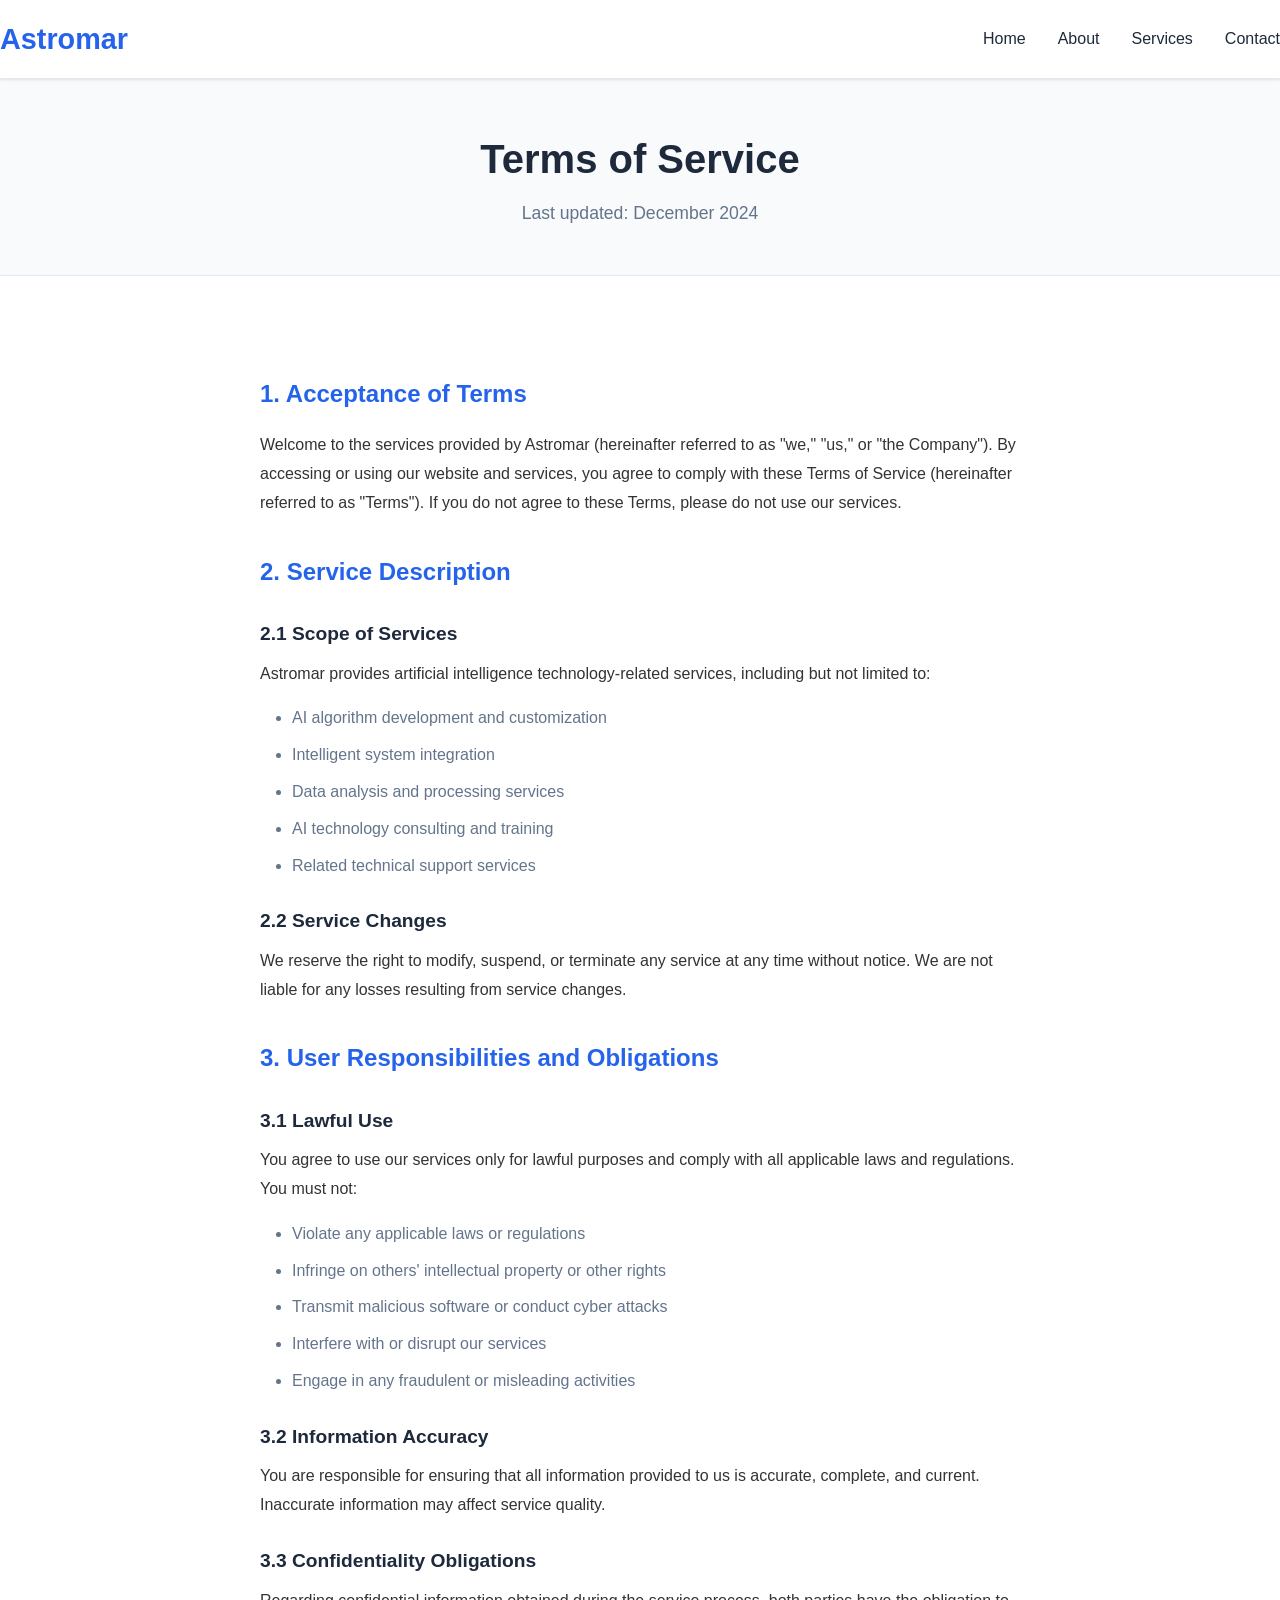
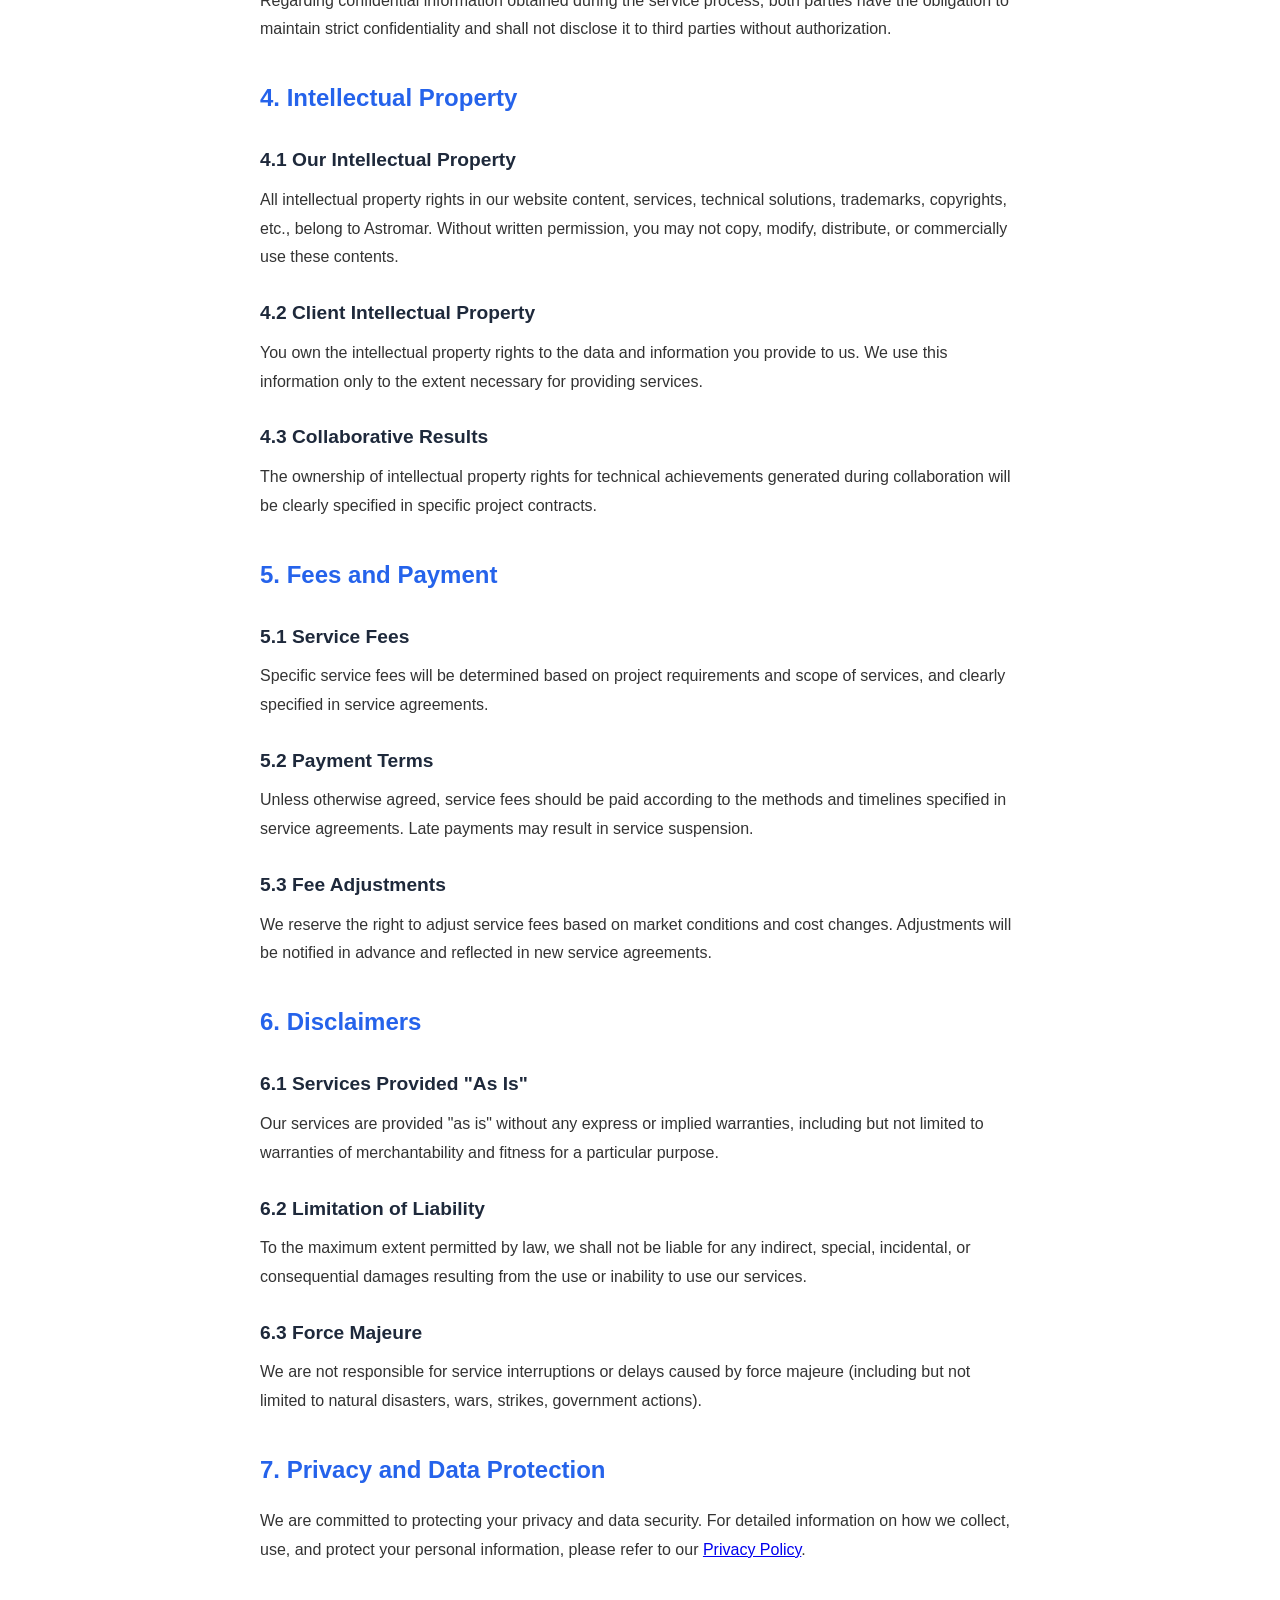
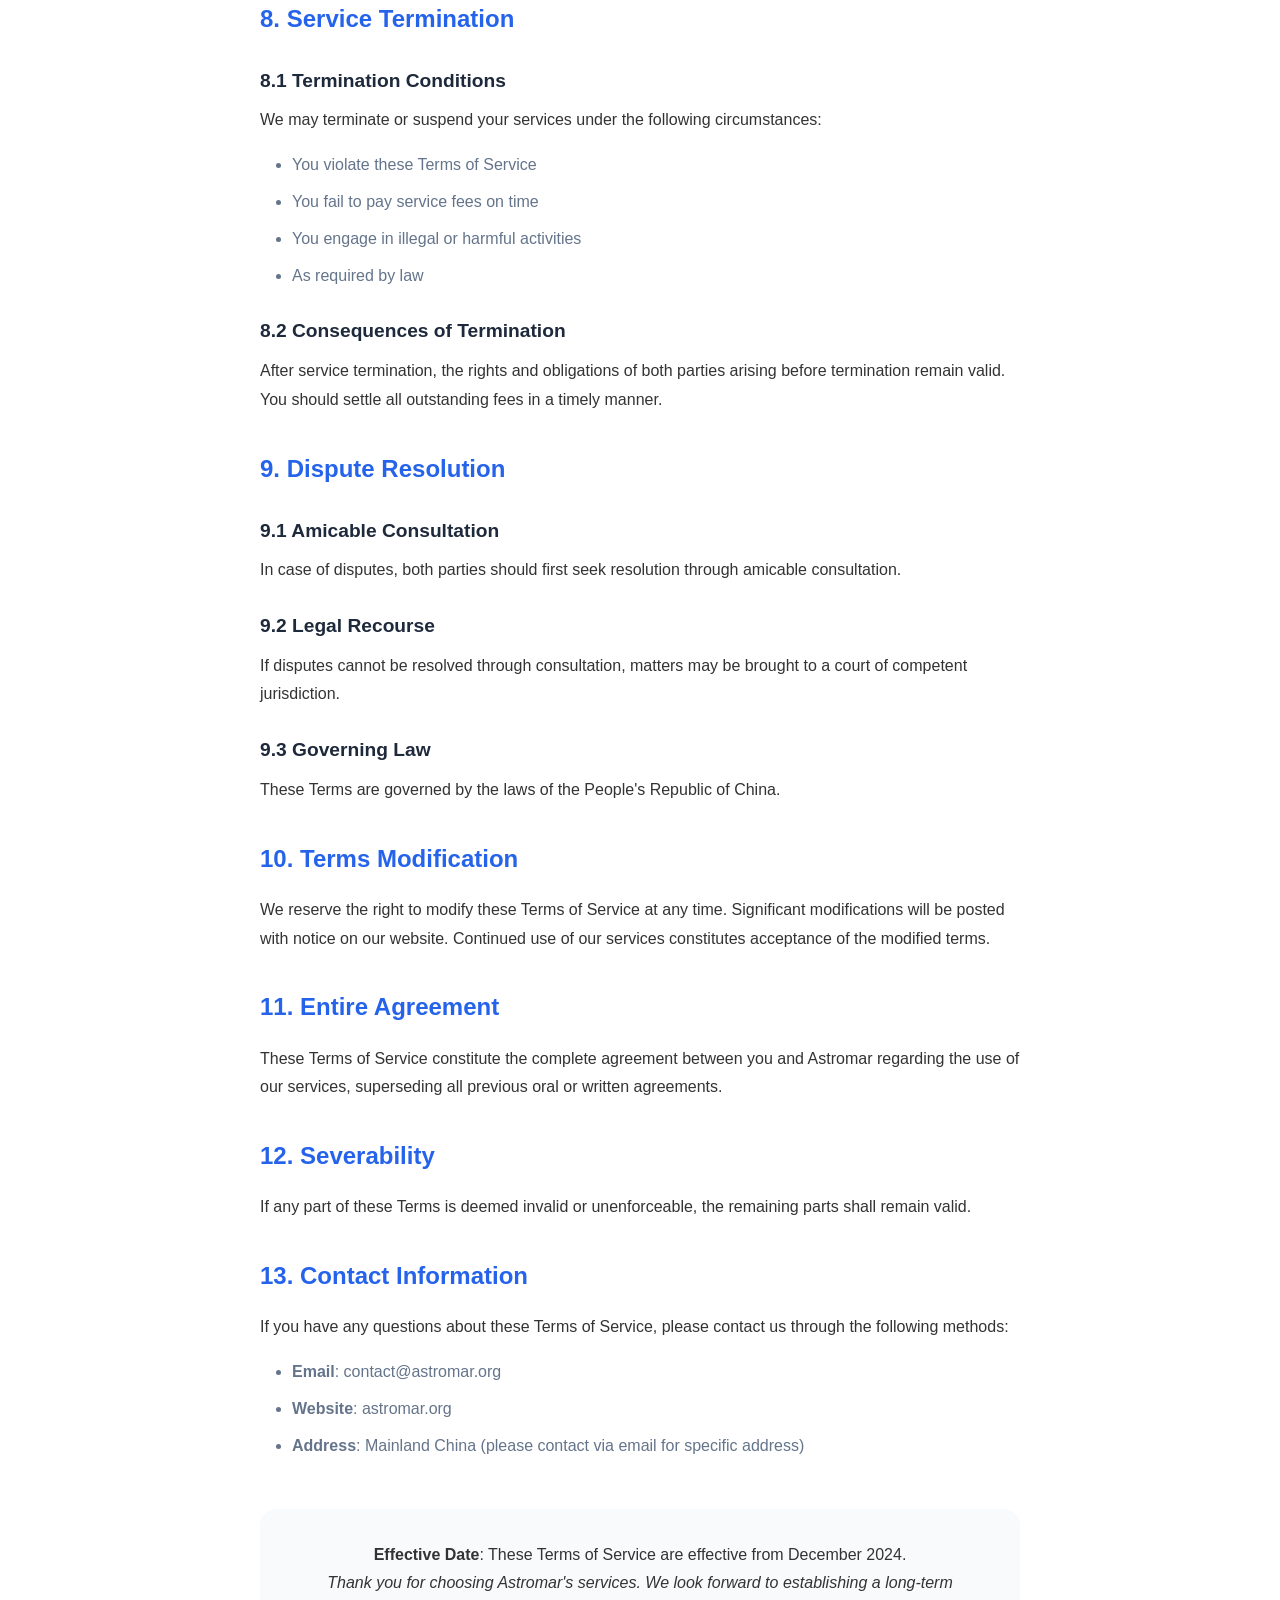
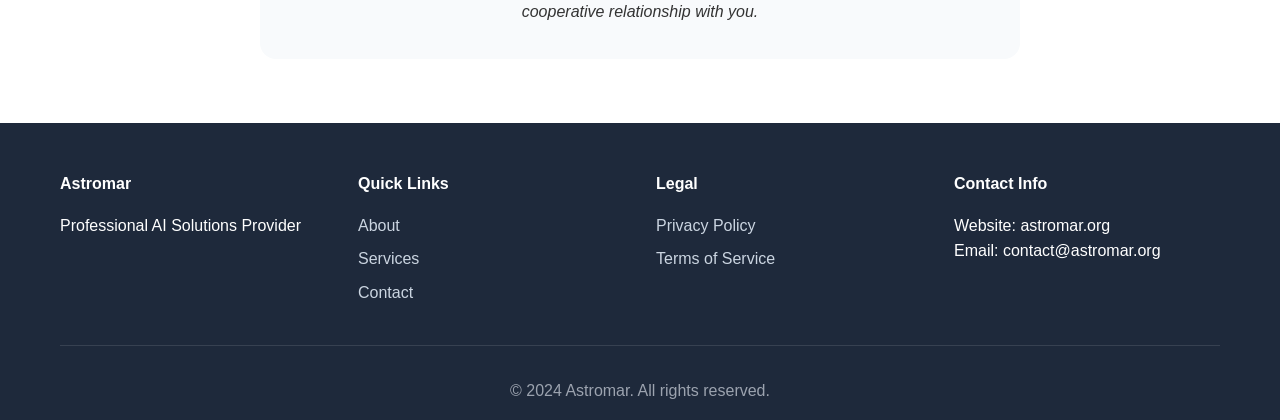
<file: terms.html>
<!DOCTYPE html>
<html lang="en">
<head>
    <meta charset="UTF-8">
    <meta name="viewport" content="width=device-width, initial-scale=1.0">
    <title>Terms of Service - Astromar</title>
    <link rel="stylesheet" href="style.css">
</head>
<body>
    <header>
        <nav>
            <div class="nav-brand">
                <h1>Astromar</h1>
            </div>
            <ul class="nav-menu">
                <li><a href="index.html">Home</a></li>
                <li><a href="about.html">About</a></li>
                <li><a href="services.html">Services</a></li>
                <li><a href="contact.html">Contact</a></li>
            </ul>
        </nav>
    </header>

    <main>
        <section class="page-hero">
            <div class="container">
                <h2>Terms of Service</h2>
                <p>Last updated: December 2024</p>
            </div>
        </section>

        <section class="terms-content">
            <div class="container">
                <div class="terms-text">
                    <h3>1. Acceptance of Terms</h3>
                    <p>Welcome to the services provided by Astromar (hereinafter referred to as "we," "us," or "the Company"). By accessing or using our website and services, you agree to comply with these Terms of Service (hereinafter referred to as "Terms"). If you do not agree to these Terms, please do not use our services.</p>

                    <h3>2. Service Description</h3>
                    <h4>2.1 Scope of Services</h4>
                    <p>Astromar provides artificial intelligence technology-related services, including but not limited to:</p>
                    <ul>
                        <li>AI algorithm development and customization</li>
                        <li>Intelligent system integration</li>
                        <li>Data analysis and processing services</li>
                        <li>AI technology consulting and training</li>
                        <li>Related technical support services</li>
                    </ul>

                    <h4>2.2 Service Changes</h4>
                    <p>We reserve the right to modify, suspend, or terminate any service at any time without notice. We are not liable for any losses resulting from service changes.</p>

                    <h3>3. User Responsibilities and Obligations</h3>
                    <h4>3.1 Lawful Use</h4>
                    <p>You agree to use our services only for lawful purposes and comply with all applicable laws and regulations. You must not:</p>
                    <ul>
                        <li>Violate any applicable laws or regulations</li>
                        <li>Infringe on others' intellectual property or other rights</li>
                        <li>Transmit malicious software or conduct cyber attacks</li>
                        <li>Interfere with or disrupt our services</li>
                        <li>Engage in any fraudulent or misleading activities</li>
                    </ul>

                    <h4>3.2 Information Accuracy</h4>
                    <p>You are responsible for ensuring that all information provided to us is accurate, complete, and current. Inaccurate information may affect service quality.</p>

                    <h4>3.3 Confidentiality Obligations</h4>
                    <p>Regarding confidential information obtained during the service process, both parties have the obligation to maintain strict confidentiality and shall not disclose it to third parties without authorization.</p>

                    <h3>4. Intellectual Property</h3>
                    <h4>4.1 Our Intellectual Property</h4>
                    <p>All intellectual property rights in our website content, services, technical solutions, trademarks, copyrights, etc., belong to Astromar. Without written permission, you may not copy, modify, distribute, or commercially use these contents.</p>

                    <h4>4.2 Client Intellectual Property</h4>
                    <p>You own the intellectual property rights to the data and information you provide to us. We use this information only to the extent necessary for providing services.</p>

                    <h4>4.3 Collaborative Results</h4>
                    <p>The ownership of intellectual property rights for technical achievements generated during collaboration will be clearly specified in specific project contracts.</p>

                    <h3>5. Fees and Payment</h3>
                    <h4>5.1 Service Fees</h4>
                    <p>Specific service fees will be determined based on project requirements and scope of services, and clearly specified in service agreements.</p>

                    <h4>5.2 Payment Terms</h4>
                    <p>Unless otherwise agreed, service fees should be paid according to the methods and timelines specified in service agreements. Late payments may result in service suspension.</p>

                    <h4>5.3 Fee Adjustments</h4>
                    <p>We reserve the right to adjust service fees based on market conditions and cost changes. Adjustments will be notified in advance and reflected in new service agreements.</p>

                    <h3>6. Disclaimers</h3>
                    <h4>6.1 Services Provided "As Is"</h4>
                    <p>Our services are provided "as is" without any express or implied warranties, including but not limited to warranties of merchantability and fitness for a particular purpose.</p>

                    <h4>6.2 Limitation of Liability</h4>
                    <p>To the maximum extent permitted by law, we shall not be liable for any indirect, special, incidental, or consequential damages resulting from the use or inability to use our services.</p>

                    <h4>6.3 Force Majeure</h4>
                    <p>We are not responsible for service interruptions or delays caused by force majeure (including but not limited to natural disasters, wars, strikes, government actions).</p>

                    <h3>7. Privacy and Data Protection</h3>
                    <p>We are committed to protecting your privacy and data security. For detailed information on how we collect, use, and protect your personal information, please refer to our <a href="privacy.html">Privacy Policy</a>.</p>

                    <h3>8. Service Termination</h3>
                    <h4>8.1 Termination Conditions</h4>
                    <p>We may terminate or suspend your services under the following circumstances:</p>
                    <ul>
                        <li>You violate these Terms of Service</li>
                        <li>You fail to pay service fees on time</li>
                        <li>You engage in illegal or harmful activities</li>
                        <li>As required by law</li>
                    </ul>

                    <h4>8.2 Consequences of Termination</h4>
                    <p>After service termination, the rights and obligations of both parties arising before termination remain valid. You should settle all outstanding fees in a timely manner.</p>

                    <h3>9. Dispute Resolution</h3>
                    <h4>9.1 Amicable Consultation</h4>
                    <p>In case of disputes, both parties should first seek resolution through amicable consultation.</p>

                    <h4>9.2 Legal Recourse</h4>
                    <p>If disputes cannot be resolved through consultation, matters may be brought to a court of competent jurisdiction.</p>

                    <h4>9.3 Governing Law</h4>
                    <p>These Terms are governed by the laws of the People's Republic of China.</p>

                    <h3>10. Terms Modification</h3>
                    <p>We reserve the right to modify these Terms of Service at any time. Significant modifications will be posted with notice on our website. Continued use of our services constitutes acceptance of the modified terms.</p>

                    <h3>11. Entire Agreement</h3>
                    <p>These Terms of Service constitute the complete agreement between you and Astromar regarding the use of our services, superseding all previous oral or written agreements.</p>

                    <h3>12. Severability</h3>
                    <p>If any part of these Terms is deemed invalid or unenforceable, the remaining parts shall remain valid.</p>

                    <h3>13. Contact Information</h3>
                    <p>If you have any questions about these Terms of Service, please contact us through the following methods:</p>
                    <ul>
                        <li><strong>Email</strong>: contact@astromar.org</li>
                        <li><strong>Website</strong>: astromar.org</li>
                        <li><strong>Address</strong>: Mainland China (please contact via email for specific address)</li>
                    </ul>

                    <div class="terms-footer">
                        <p><strong>Effective Date</strong>: These Terms of Service are effective from December 2024.</p>
                        <p><em>Thank you for choosing Astromar's services. We look forward to establishing a long-term cooperative relationship with you.</em></p>
                    </div>
                </div>
            </div>
        </section>
    </main>

    <footer>
        <div class="container">
            <div class="footer-content">
                <div class="footer-section">
                    <h4>Astromar</h4>
                    <p>Professional AI Solutions Provider</p>
                </div>
                <div class="footer-section">
                    <h4>Quick Links</h4>
                    <ul>
                        <li><a href="about.html">About</a></li>
                        <li><a href="services.html">Services</a></li>
                        <li><a href="contact.html">Contact</a></li>
                    </ul>
                </div>
                <div class="footer-section">
                    <h4>Legal</h4>
                    <ul>
                        <li><a href="privacy.html">Privacy Policy</a></li>
                        <li><a href="terms.html">Terms of Service</a></li>
                    </ul>
                </div>
                <div class="footer-section">
                    <h4>Contact Info</h4>
                    <p>Website: astromar.org</p>
                    <p>Email: contact@astromar.org</p>
                </div>
            </div>
            <div class="footer-bottom">
                <p>&copy; 2024 Astromar. All rights reserved.</p>
            </div>
        </div>
    </footer>
</body>
</html>
</file>
<file: style.css>
/* Reset and Base Styles */
* {
    margin: 0;
    padding: 0;
    box-sizing: border-box;
}

body {
    font-family: -apple-system, BlinkMacSystemFont, 'Segoe UI', Roboto, Oxygen, Ubuntu, Cantarell, sans-serif;
    line-height: 1.6;
    color: #333;
    background-color: #ffffff;
}

img {
    max-width: 100%;
    height: auto;
}

.container {
    max-width: 1200px;
    margin: 0 auto;
    padding: 0 20px;
}

/* Color Variables */
:root {
    --primary-color: #2563eb;
    --primary-dark: #1d4ed8;
    --secondary-color: #64748b;
    --accent-color: #06b6d4;
    --text-dark: #1e293b;
    --text-light: #64748b;
    --border-color: #e2e8f0;
    --bg-light: #f8fafc;
    --bg-white: #ffffff;
    --success-color: #10b981;
    --warning-color: #f59e0b;
}

/* Header and Navigation */
header {
    background-color: var(--bg-white);
    border-bottom: 1px solid var(--border-color);
    position: sticky;
    top: 0;
    z-index: 1000;
    box-shadow: 0 1px 3px rgba(0, 0, 0, 0.1);
}

nav {
    display: flex;
    justify-content: space-between;
    align-items: center;
    padding: 1rem 0;
}

.nav-brand h1 {
    color: var(--primary-color);
    font-size: 1.8rem;
    font-weight: 700;
}

.nav-menu {
    display: flex;
    list-style: none;
    gap: 2rem;
}

.nav-menu a {
    text-decoration: none;
    color: var(--text-dark);
    font-weight: 500;
    transition: color 0.3s ease;
    position: relative;
}

.nav-menu a:hover,
.nav-menu a.active {
    color: var(--primary-color);
}

.nav-menu a.active::after {
    content: '';
    position: absolute;
    bottom: -5px;
    left: 0;
    width: 100%;
    height: 2px;
    background-color: var(--primary-color);
}

/* Hero Section */
.hero {
    background: linear-gradient(135deg, var(--primary-color) 0%, var(--primary-dark) 100%);
    color: white;
    padding: 4rem 0;
    text-align: center;
}

.hero h2 {
    font-size: 3rem;
    font-weight: 700;
    margin-bottom: 1rem;
}

.hero-subtitle {
    font-size: 1.2rem;
    margin-bottom: 2rem;
    opacity: 0.9;
}

.cta-buttons {
    display: flex;
    gap: 1rem;
    justify-content: center;
    flex-wrap: wrap;
}

/* Page Hero */
.page-hero {
    background-color: var(--bg-light);
    padding: 3rem 0;
    text-align: center;
    border-bottom: 1px solid var(--border-color);
}

.page-hero h2 {
    font-size: 2.5rem;
    color: var(--text-dark);
    margin-bottom: 0.5rem;
}

.page-hero p {
    color: var(--text-light);
    font-size: 1.1rem;
}

/* Buttons */
.btn {
    display: inline-block;
    padding: 0.75rem 1.5rem;
    border-radius: 0.5rem;
    text-decoration: none;
    font-weight: 600;
    transition: all 0.3s ease;
    border: 2px solid transparent;
    cursor: pointer;
    text-align: center;
}

.btn-primary {
    background-color: var(--primary-color);
    color: white;
    border-color: var(--primary-color);
}

.btn-primary:hover {
    background-color: var(--primary-dark);
    border-color: var(--primary-dark);
    transform: translateY(-2px);
}

.btn-secondary {
    background-color: transparent;
    color: white;
    border-color: white;
}

.btn-secondary:hover {
    background-color: white;
    color: var(--primary-color);
}

.btn-outline {
    background-color: transparent;
    color: var(--primary-color);
    border-color: var(--primary-color);
}

.btn-outline:hover {
    background-color: var(--primary-color);
    color: white;
}

/* Sections */
section {
    padding: 4rem 0;
}

section h3 {
    font-size: 2rem;
    color: var(--text-dark);
    text-align: center;
    margin-bottom: 3rem;
}

/* Grid Layouts */
.services-grid,
.advantages-grid,
.mission-grid,
.expertise-grid,
.service-grid,
.industry-grid,
.business-grid,
.faq-grid {
    display: grid;
    grid-template-columns: repeat(auto-fit, minmax(300px, 1fr));
    gap: 2rem;
    margin-top: 2rem;
}

.advantages-grid {
    grid-template-columns: repeat(auto-fit, minmax(250px, 1fr));
}

.mission-grid {
    grid-template-columns: repeat(auto-fit, minmax(280px, 1fr));
}

.industry-grid {
    grid-template-columns: repeat(auto-fit, minmax(250px, 1fr));
}

/* Cards */
.service-card,
.advantage-item,
.mission-item,
.expertise-item,
.service-item,
.industry-item,
.business-item,
.faq-item {
    background-color: var(--bg-white);
    padding: 2rem;
    border-radius: 1rem;
    border: 1px solid var(--border-color);
    transition: all 0.3s ease;
}

.service-card:hover,
.advantage-item:hover,
.mission-item:hover,
.expertise-item:hover,
.service-item:hover,
.industry-item:hover,
.business-item:hover {
    transform: translateY(-4px);
    box-shadow: 0 10px 25px rgba(0, 0, 0, 0.1);
}

.service-card h4,
.advantage-item h4,
.mission-item h3,
.expertise-item h4,
.service-item h4,
.industry-item h4,
.business-item h4,
.faq-item h4 {
    color: var(--primary-color);
    margin-bottom: 1rem;
    font-size: 1.3rem;
}

.service-item ul,
.expertise-item ul {
    margin-top: 1rem;
    padding-left: 1.2rem;
}

.service-item li,
.expertise-item li {
    margin-bottom: 0.5rem;
    color: var(--text-light);
}

/* About Page Specific */
.company-overview {
    background-color: var(--bg-light);
}

.about-preview {
    background-color: var(--bg-light);
}

.about-preview p {
    text-align: center;
    max-width: 800px;
    margin: 0 auto 2rem;
    color: var(--text-light);
    font-size: 1.1rem;
}

/* Advantages List */
.advantages-list {
    max-width: 800px;
    margin: 0 auto;
}

.advantages-list .advantage-item {
    display: flex;
    align-items: flex-start;
    gap: 1.5rem;
    margin-bottom: 2rem;
    background-color: var(--bg-white);
    padding: 2rem;
    border-radius: 1rem;
    box-shadow: 0 2px 10px rgba(0, 0, 0, 0.05);
}

.advantage-icon {
    font-size: 2rem;
    background-color: var(--primary-color);
    color: white;
    width: 60px;
    height: 60px;
    border-radius: 50%;
    display: flex;
    align-items: center;
    justify-content: center;
    flex-shrink: 0;
}

.advantage-content h4 {
    margin-bottom: 0.5rem;
    color: var(--text-dark);
}

/* Service Categories */
.service-category {
    margin-bottom: 4rem;
    background-color: var(--bg-light);
    padding: 3rem 0;
    border-radius: 1rem;
}

.service-category h3 {
    margin-bottom: 2rem;
}

/* Process Steps */
.process-steps {
    display: flex;
    justify-content: space-between;
    align-items: flex-start;
    gap: 2rem;
    flex-wrap: wrap;
}

.process-step {
    flex: 1;
    text-align: center;
    min-width: 200px;
}

.step-number {
    width: 50px;
    height: 50px;
    background-color: var(--primary-color);
    color: white;
    border-radius: 50%;
    display: flex;
    align-items: center;
    justify-content: center;
    font-weight: bold;
    font-size: 1.2rem;
    margin: 0 auto 1rem;
}

.process-step h4 {
    margin-bottom: 1rem;
    color: var(--text-dark);
}

/* Contact Page */
.contact-grid {
    display: grid;
    grid-template-columns: 1fr 1fr;
    gap: 4rem;
    margin-top: 2rem;
}

.contact-item {
    display: flex;
    align-items: center;
    gap: 1rem;
    margin-bottom: 2rem;
    padding: 1.5rem;
    background-color: var(--bg-light);
    border-radius: 0.5rem;
}

.contact-icon {
    font-size: 1.5rem;
    width: 50px;
    height: 50px;
    background-color: var(--primary-color);
    color: white;
    border-radius: 50%;
    display: flex;
    align-items: center;
    justify-content: center;
}

.contact-details h4 {
    color: var(--text-dark);
    margin-bottom: 0.5rem;
}

.contact-details p {
    color: var(--text-light);
}

/* Forms */
.contact-form {
    background-color: var(--bg-light);
    padding: 2rem;
    border-radius: 1rem;
}

.form-group {
    margin-bottom: 1.5rem;
}

.form-group label {
    display: block;
    margin-bottom: 0.5rem;
    font-weight: 600;
    color: var(--text-dark);
}

.form-group input,
.form-group textarea {
    width: 100%;
    padding: 0.75rem;
    border: 1px solid var(--border-color);
    border-radius: 0.5rem;
    font-size: 1rem;
    transition: border-color 0.3s ease;
}

.form-group input:focus,
.form-group textarea:focus {
    outline: none;
    border-color: var(--primary-color);
    box-shadow: 0 0 0 3px rgba(37, 99, 235, 0.1);
}

.form-note {
    margin-top: 1rem;
    font-size: 0.9rem;
    color: var(--text-light);
}

/* Privacy and Terms Pages */
.privacy-content,
.terms-content {
    max-width: 800px;
    margin: 0 auto;
}

.privacy-text,
.terms-text {
    line-height: 1.8;
}

.privacy-text h3,
.terms-text h3 {
    color: var(--primary-color);
    margin: 2rem 0 1rem;
    text-align: left;
    font-size: 1.5rem;
}

.privacy-text h4,
.terms-text h4 {
    color: var(--text-dark);
    margin: 1.5rem 0 0.5rem;
    font-size: 1.2rem;
}

.privacy-text ul,
.terms-text ul {
    margin: 1rem 0;
    padding-left: 2rem;
}

.privacy-text li,
.terms-text li {
    margin-bottom: 0.5rem;
    color: var(--text-light);
}

.policy-footer,
.terms-footer {
    background-color: var(--bg-light);
    padding: 2rem;
    border-radius: 1rem;
    margin-top: 3rem;
    text-align: center;
}

/* CTA Sections */
.cta-section {
    background: linear-gradient(135deg, var(--primary-color) 0%, var(--primary-dark) 100%);
    color: white;
    text-align: center;
    border-radius: 1rem;
    margin: 2rem 0;
}

.cta-section h3 {
    color: white;
    margin-bottom: 1rem;
}

.cta-section p {
    margin-bottom: 2rem;
    opacity: 0.9;
}

/* Footer */
footer {
    background-color: var(--text-dark);
    color: white;
    padding: 3rem 0 1rem;
}

.footer-content {
    display: grid;
    grid-template-columns: repeat(auto-fit, minmax(250px, 1fr));
    gap: 2rem;
    margin-bottom: 2rem;
}

.footer-section h4 {
    margin-bottom: 1rem;
    color: white;
}

.footer-section ul {
    list-style: none;
}

.footer-section ul li {
    margin-bottom: 0.5rem;
}

.footer-section a {
    color: #cbd5e1;
    text-decoration: none;
    transition: color 0.3s ease;
}

.footer-section a:hover {
    color: white;
}

.footer-bottom {
    border-top: 1px solid #374151;
    padding-top: 2rem;
    text-align: center;
    color: #9ca3af;
}

/* Responsive Design */
@media (max-width: 768px) {
    .nav-menu {
        gap: 1rem;
    }

    .hero h2 {
        font-size: 2rem;
    }

    .hero-subtitle {
        font-size: 1rem;
    }

    .cta-buttons {
        flex-direction: column;
        align-items: center;
    }

    .contact-grid {
        grid-template-columns: 1fr;
        gap: 2rem;
    }

    .process-steps {
        flex-direction: column;
    }

    .advantages-list .advantage-item {
        flex-direction: column;
        text-align: center;
    }

    .advantage-icon {
        align-self: center;
    }

    section {
        padding: 2rem 0;
    }

    section h3 {
        font-size: 1.75rem;
    }
}

@media (max-width: 480px) {
    .container {
        padding: 0 15px;
    }

    .nav-menu {
        flex-direction: column;
        gap: 0.5rem;
    }

    nav {
        flex-direction: column;
        text-align: center;
    }

    .hero {
        padding: 2rem 0;
    }

    .page-hero {
        padding: 2rem 0;
    }

    .page-hero h2 {
        font-size: 2rem;
    }

    .services-grid,
    .advantages-grid,
    .mission-grid,
    .expertise-grid,
    .service-grid,
    .industry-grid,
    .business-grid,
    .faq-grid {
        grid-template-columns: 1fr;
    }
}

/* Utility Classes */
.text-center {
    text-align: center;
}

.mb-2 {
    margin-bottom: 2rem;
}

.mt-2 {
    margin-top: 2rem;
}

/* Animation */
@keyframes fadeInUp {
    from {
        opacity: 0;
        transform: translateY(20px);
    }
    to {
        opacity: 1;
        transform: translateY(0);
    }
}

.service-card,
.advantage-item,
.mission-item,
.expertise-item,
.service-item,
.industry-item,
.business-item,
.faq-item {
    animation: fadeInUp 0.6s ease-out;
}
</file>
